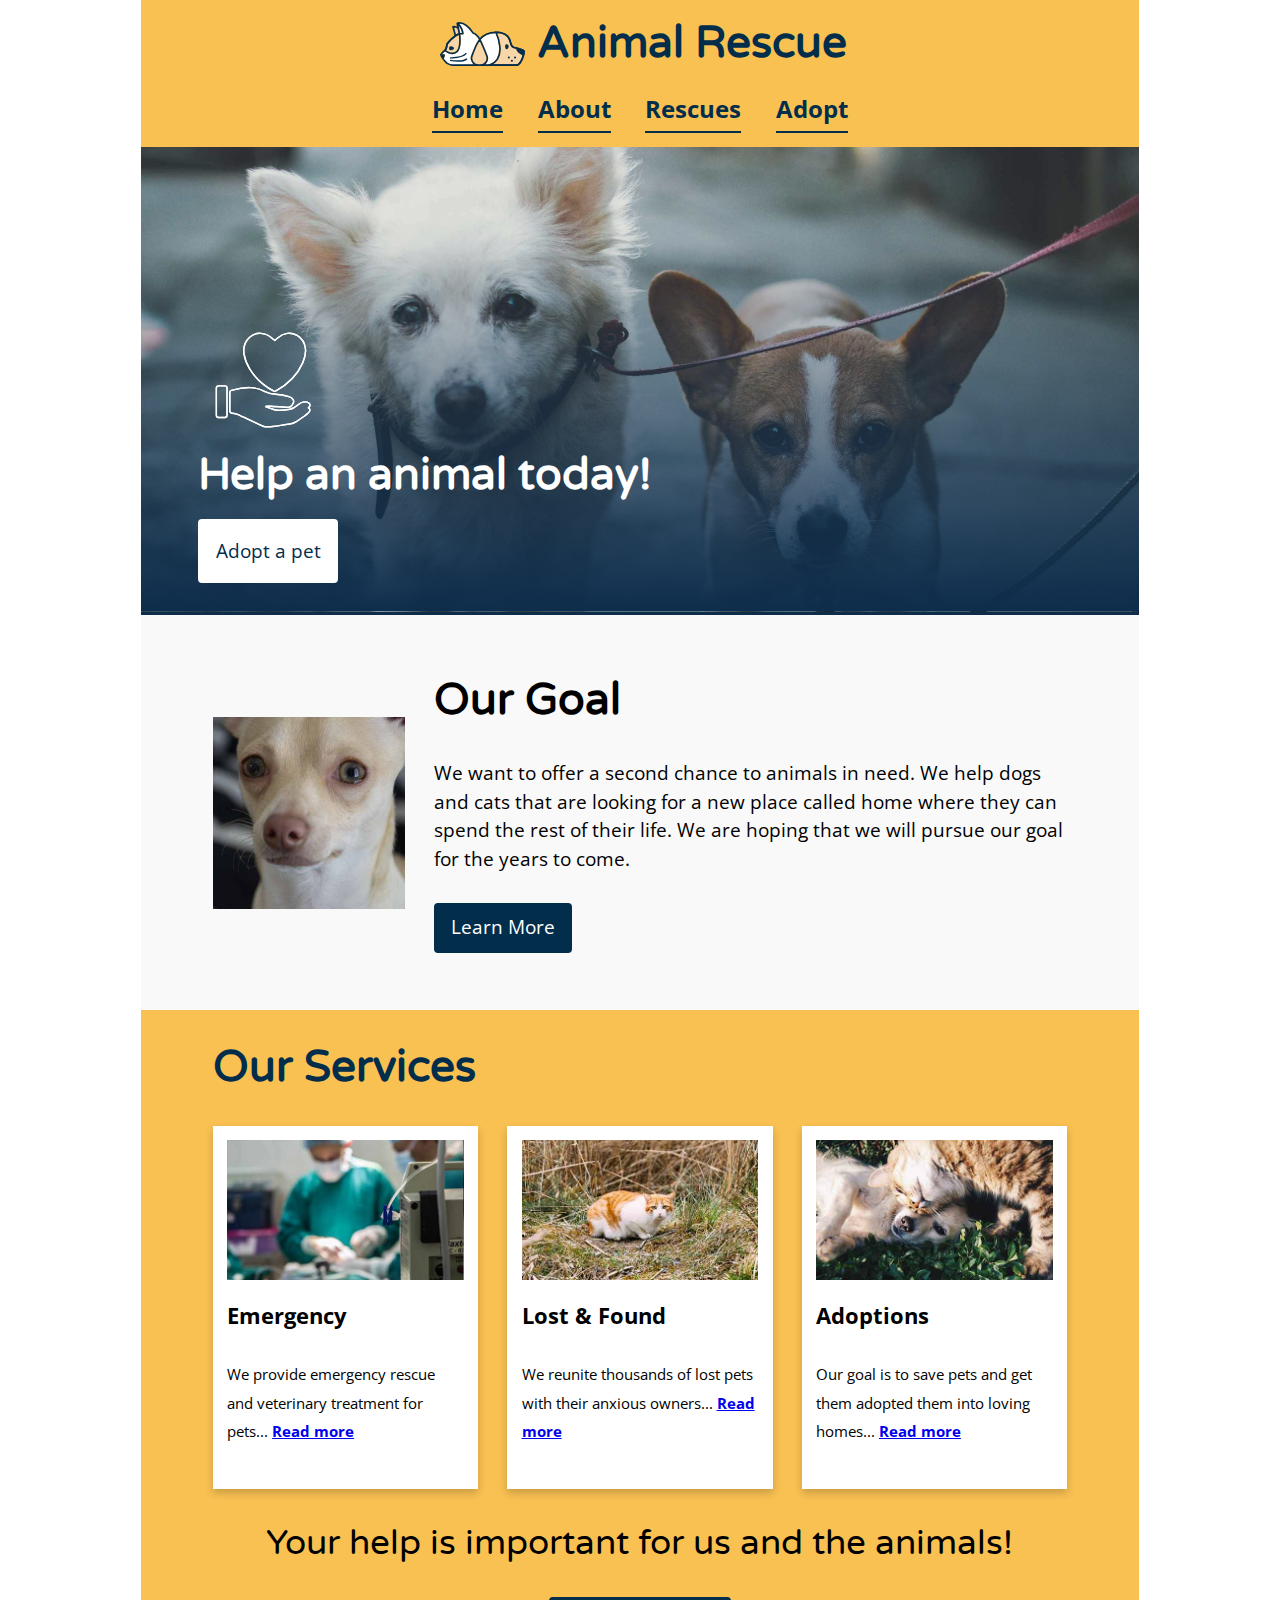
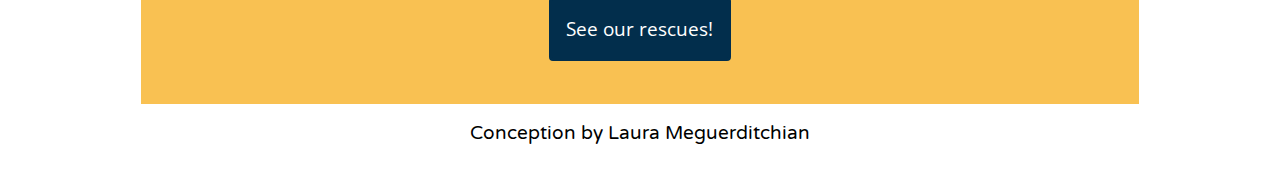
<file: index.html>
<!DOCTYPE html>
<html lang="en-ca">
<head>
  <meta charset="utf-8">
  <title>Animal Rescue Website</title>
  <meta name="viewport" content="width=device-width,initial-scale=1">
  <link href="css/modules.css" rel="stylesheet">
  <link href="css/grid.css" rel="stylesheet">
  <link href="css/type.css" rel="stylesheet">
  <link href="css/main.css" rel="stylesheet">
  <link rel="shortcut icon" href="favicon.ico">
  <link rel="icon" type="image/png" href="favicon-196.png">
  <link href="https://fonts.googleapis.com/css?family=Open+Sans|Varela+Round" rel="stylesheet">
</head>
<body>
  <ul class="skip-links">
    <li><a href="#banner">Skip to banner</a></li>
    <li><a href="#nav">Skip to navigation</a></li>
    <li><a href="#main">Skip to main content</a></li>
    <li><a href="#footer">Skip to footer</a></li>
  </ul>
  <div class="wrapper">
    <header class="masthead text-center" id="banner" role="banner" tabindex="0">
      <div class="push-1-2 gutter-2 pad-t-1-2">
        <img class="logo valign-middle island-1-4" src="images/animal-rescue-logo.svg" alt="logo">
        <h1 class="ib valign-middle push-none yotta">Animal Rescue</h1>
      </div>
      <nav class="push-1-2 bold" role="navigation" id="nav" tabindex="0">
        <ol class="nav list-group-inline push-none giga">
          <li class="gutter-1-2"><a class="current block pad-t-1-8 pad-b-1-8" href="index.html">Home</a></li>
          <li class="gutter-1-2"><a class="block pad-t-1-8 pad-b-1-8" href="about.html">About</a></li>
          <li class="gutter-1-2"><a class="block pad-t-1-8 pad-b-1-8" href="rescues.html">Rescues</a></li>
          <li class="gutter-1-2"><a class="block pad-t-1-8 pad-b-1-8" href="adopt.html">Adopt</a></li>
        </ol>
      </nav>
      <div class="banner gutter-2 text-left">
        <div class="banner-content wrapper pad-b">
          <h2 class="push-0 yotta push-1-2">Help an animal today!</h2>
          <a href="adopt.html" class="btn btn-big island-1-2 button">Adopt a pet</a>
        </div>
      </div>
    </header>
    <main role="main" id="main" tabindex="0">
      <article class="first-section island-2">
        <div class="grid">
          <div class="unit xs-1 s-1-2 m-1-4 l-1-4 gutter-1-2 unit-content-center-vertical">
            <div class="embed embed-1by1">
              <img class="img-flex embed-item chihuahua" src="images/chihuahua.jpg" alt="chihuahua">
            </div>
          </div>
          <div class="unit xs-1 s-1-2 m-3-4 1-3-4 gutter-1-2">
            <h3 class="yotta">Our Goal</h3>
            <p>We want to offer a second chance to animals in need. We help dogs and cats that are looking for a new place called home where they can spend the rest of their life. We are hoping that we will pursue our goal for the years to come. </p>
            <a href="about.html" class="btn btn btn-small button">Learn More</a>
          </div>
        </div>
      </article>

      <article class="second-section gutter-2">

        <h4 class="push-1-2 yotta pad-t gutter-1-2">Our Services</h4>

        <div class="grid grid-stretch">
          <div class="card unit xs-1 s-1 m-1-3 l-1-3 island-1-2 unit-content-distributes">
            <div class="island-1-2 bg-white content-fill">
              <img class="push-1-2 card-photo" src="images/service-01.jpg" alt="operation-room">
              <p class="mega"><b>Emergency</b></p>
              <p class="micro content-fill">We provide emergency rescue and veterinary treatment for pets... <a href="about.html" class="bold">Read more</a></p>
            </div>
          </div>
          <div class="card unit xs-1 s-1 m-1-3 l-1-3 island-1-2 unit-content-distribute">
            <div class="island-1-2 bg-white content-fill">
              <img class="push-1-2 card-photo" src="images/service-02.jpg" alt="lonely-cat">
              <p class="mega"><b>Lost & Found</b></p>
              <p class="micro content-fill">We reunite thousands of lost pets with their anxious owners... <a href="about.html" class="bold">Read more</a></p>
            </div>
          </div>
          <div class="card unit xs-1 s-1 m-1-3 l-1-3 island-1-2 unit-content-distribute">
            <div class="island-1-2 bg-white content-fill">
              <img class="push-1-2 card-photo" src="images/service-03.jpg" alt="dog-and-cat">
              <p class="mega"><b>Adoptions</b></p>
              <p class="micro content-fill">Our goal is to save pets and get them adopted them into loving homes... <a href="about.html" class="bold">Read more</a></p>
            </div>
          </div>
        </div>
        <div class="text-center island-1-2 call-to-action-01">
          <p class="exa">Your help is important for us and the animals!</p>
          <a href="rescues.html" class="btn btn btn-big island-1-2 button text-center push">See our rescues!</a>
        </div>
      </article>
    </main>
    <footer role="contentinfo" id="footer" tabindex="0">
      <p class="text-center island-1-2">Conception by Laura Meguerditchian</p>
    </footer>
  </div>
</body>
</html>
</file>
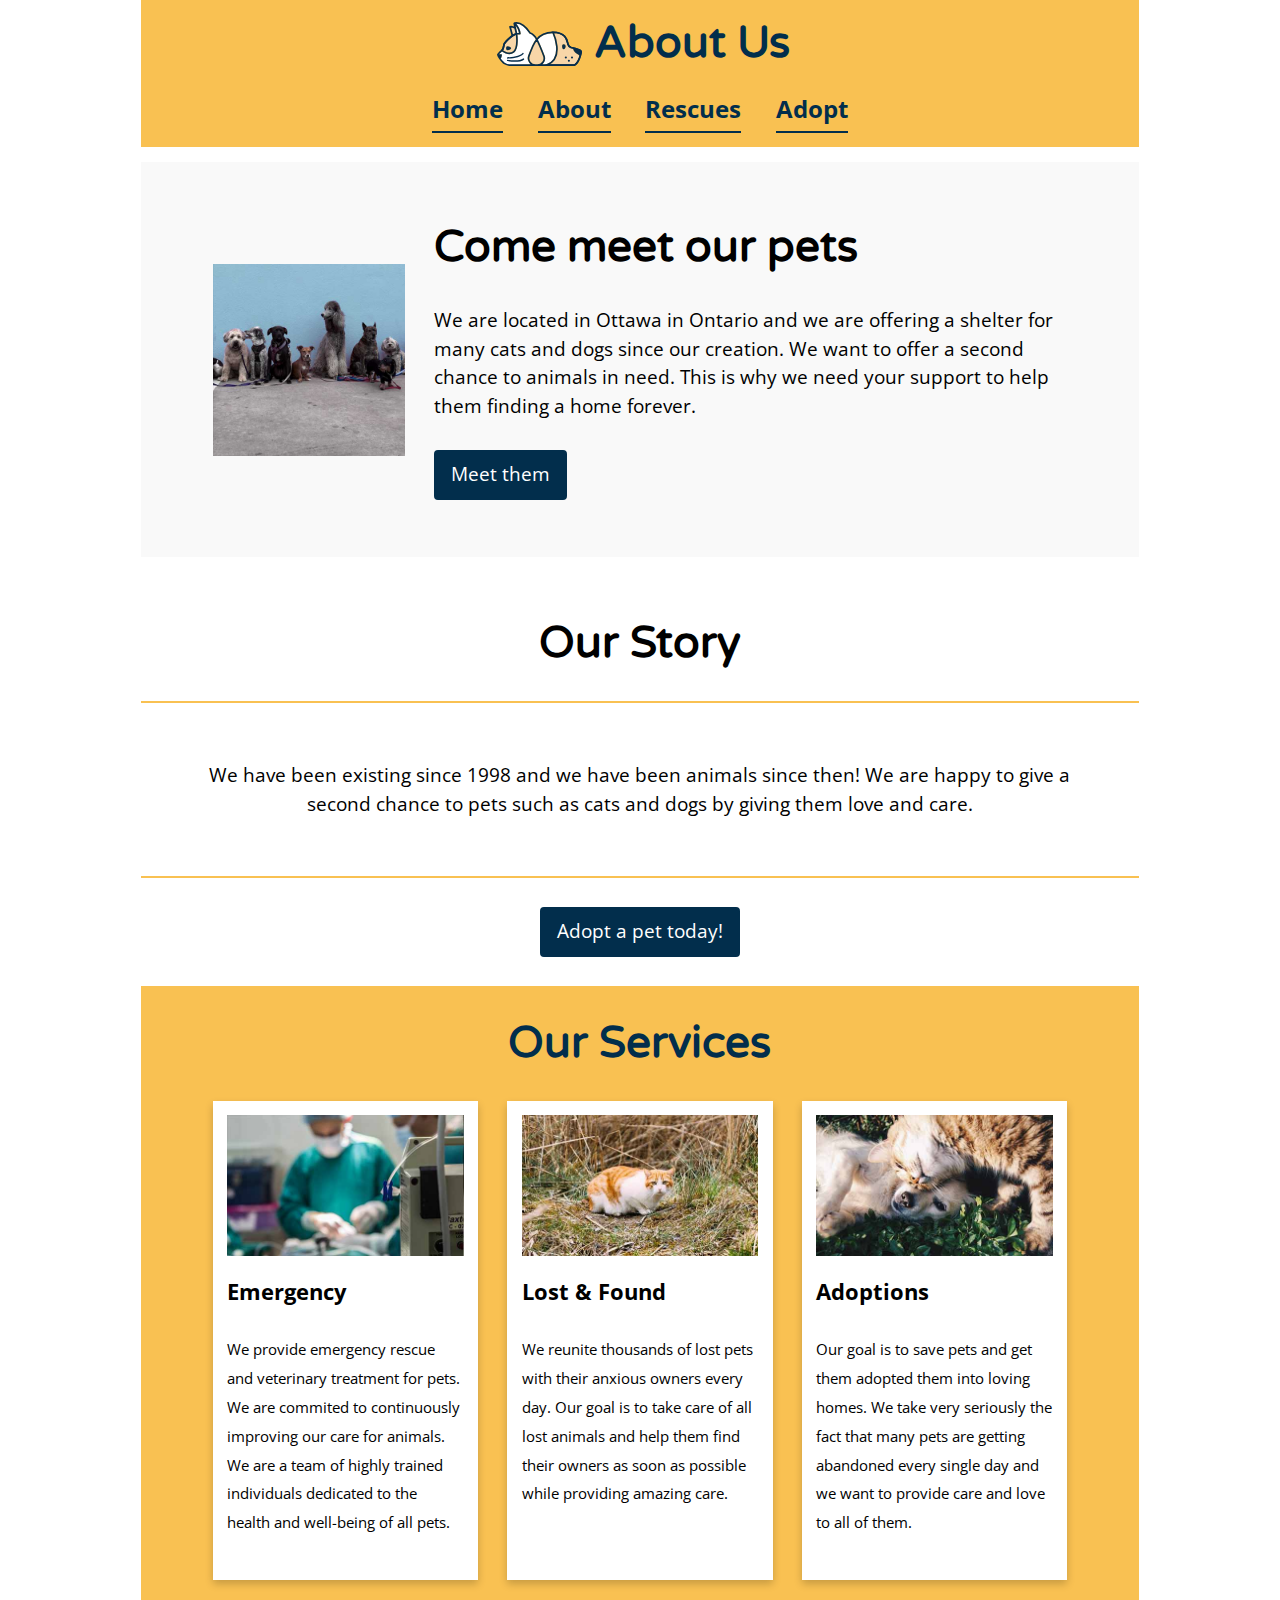
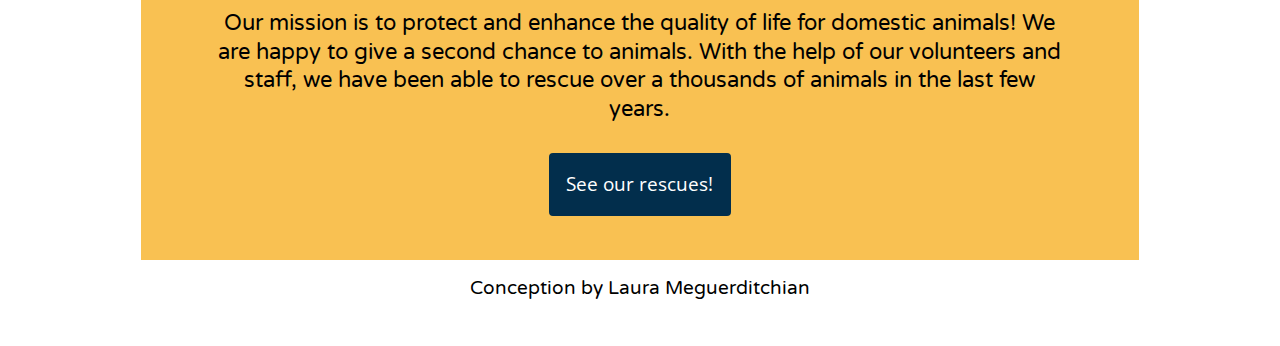
<file: about.html>
<!DOCTYPE html>
<html lang="en-ca">
<head>
  <meta charset="utf-8">
  <title>Rescues</title>
  <meta name="viewport" content="width=device-width,initial-scale=1">
  <link href="css/modules.css" rel="stylesheet">
  <link href="css/grid.css" rel="stylesheet">
  <link href="css/type.css" rel="stylesheet">
  <link href="css/main.css" rel="stylesheet">
  <link rel="shortcut icon" href="favicon.ico">
  <link rel="icon" type="image/png" href="favicon-196.png">
  <link href="https://fonts.googleapis.com/css?family=Open+Sans|Varela+Round" rel="stylesheet">
</head>
<body>
  <ul class="skip-links">
    <li><a href="#banner">Skip to banner</a></li>
    <li><a href="#nav">Skip to navigation</a></li>
    <li><a href="#main">Skip to main content</a></li>
    <li><a href="#footer">Skip to footer</a></li>
  </ul>
  <div class="wrapper">
    <header class="masthead text-center" id="banner" role="banner" tabindex="0">
      <div class="push-1-2 gutter-2 pad-t-1-2">
        <img class="logo valign-middle island-1-4" src="images/animal-rescue-logo.svg" alt="logo">
        <h1 class="ib valign-middle push-none yotta">About Us</h1>
      </div>
      <nav class="push-1-2 bold" role="navigation" id="nav" tabindex="0">
        <ol class="nav list-group-inline push-none pad-b-1-2 giga">
          <li class="gutter-1-2"><a class="block pad-t-1-8 pad-b-1-8" href="index.html">Home</a></li>
          <li class="gutter-1-2"><a class="block pad-t-1-8 pad-b-1-8" href="about.html">About</a></li>
          <li class="gutter-1-2"><a class="current block pad-t-1-8 pad-b-1-8" href="rescues.html">Rescues</a></li>
          <li class="gutter-1-2"><a class="block pad-t-1-8 pad-b-1-8" href="adopt.html">Adopt</a></li>
        </ol>
      </nav>
    </header>
    <main role="main" id="main" tabindex="0">
      <article class="first-section island-2">
        <div class="grid">
          <div class="unit xs-1 s-1-2 m-1-4 l-1-4 gutter-1-2 unit-content-center-vertical">
            <div class="embed embed-1by1">
              <img class="img-flex embed-item about" src="images/about.jpg" alt="many-dogs">
            </div>
          </div>
          <div class="unit xs-1 s-1-2 m-3-4 1-3-4 gutter-1-2">
            <h3 class="yotta">Come meet our pets</h3>
            <p>We are located in Ottawa in Ontario and we are offering a shelter for many cats and dogs since our creation. We want to offer a second chance to animals in need. This is why we need your support to help them finding a home forever.</p>
            <a href="rescues.html" class="btn btn btn-small button">Meet them</a>
          </div>
        </div>
      </article>
      <article>
      <div class="text-center">
        <h3 class="yotta bold pad-t-2 text-center">Our Story</h3>
        <p class="content-fill gutter-2 story island-2">We have been existing since 1998 and we have been animals since then! We are happy to give a second chance to pets such as cats and dogs by giving them love and care.</p>
        <a href="rescues.html" class="push btn outline text-center button">Adopt a pet today!</a>
      </div>
      </article>
      <article class="second-section gutter-2">

        <h4 class="push-1-2 yotta pad-t text-center">Our Services</h4>

        <div class="grid grid-stretch">
          <div class="card unit xs-1 s-1 m-1-3 l-1-3 island-1-2 unit-content-distributes">
            <div class="island-1-2 bg-white content-fill">
              <img class="push-1-2 card-photo" src="images/service-01.jpg" alt="operation-room" style="width:100%">
              <p class="mega"><b>Emergency</b></p>
              <p class="micro content-fill">We provide emergency rescue and veterinary treatment for pets. We are commited to continuously improving our care for animals. We are a team of highly trained individuals dedicated to the health and well-being of all pets.</p>
            </div>
          </div>
          <div class="card unit xs-1 s-1 m-1-3 l-1-3 island-1-2 unit-content-distribute">
            <div class="island-1-2 bg-white content-fill">
              <img class="push-1-2 card-photo" src="images/service-02.jpg" alt="lonely-cat" style="width:100%">
              <p class="mega"><b>Lost & Found</b></p>
              <p class="micro content-fill">We reunite thousands of lost pets with their anxious owners every day. Our goal is to take care of all lost animals and help them find their owners as soon as possible while providing amazing care.</p>
            </div>
          </div>
          <div class="card unit xs-1 s-1 m-1-3 l-1-3 island-1-2 unit-content-distribute">
            <div class="island-1-2 bg-white content-fill">
              <img class="push-1-2 card-photo" src="images/service-03.jpg" alt="dog-and-cat" style="width:100%">
              <p class="mega"><b>Adoptions</b></p>
              <p class="micro content-fill">Our goal is to save pets and get them adopted them into loving homes. We take very seriously the fact that many pets are getting abandoned every single day and we want to provide care and love to all of them.</p>
            </div>
          </div>
        </div>
        <div class="text-center island-1-2 call-to-action-01">
          <p class="mega">Our mission is to protect and enhance the quality of life for domestic animals! We are happy to give a second chance to animals. With the help of our volunteers and staff, we have been able to rescue over a thousands of animals in the last few years.</p>
          <a href="rescues.html" class="btn btn btn-big island-1-2 button text-center push">See our rescues!</a>
        </div>
      </article>
    </main>
    <footer role="contentinfo" id="footer" tabindex="0">
      <p class="text-center island-1-2">Conception by Laura Meguerditchian</p>
    </footer>
  </div>
</body>
</html>
</file>
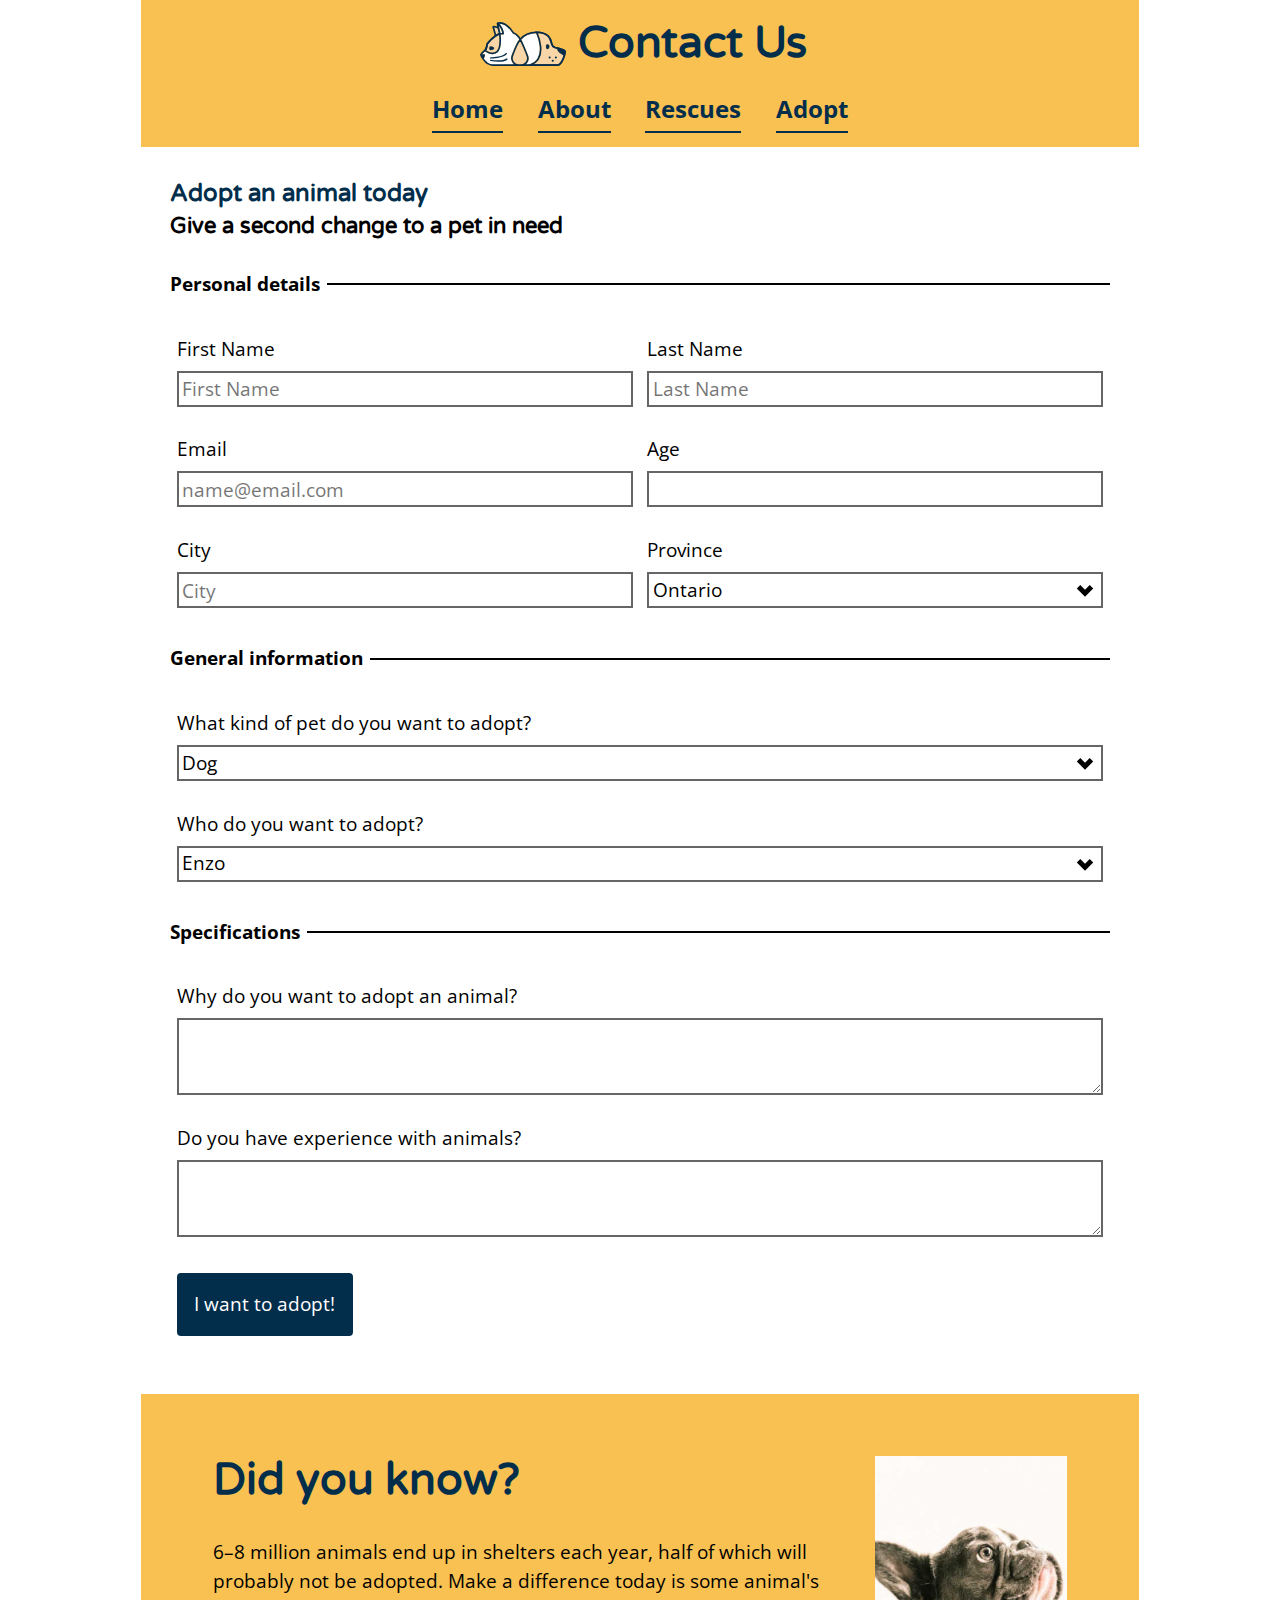
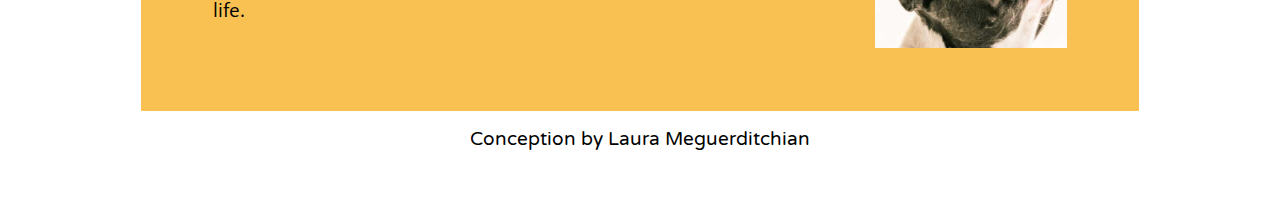
<file: adopt.html>
<!DOCTYPE html>
<html lang="en-ca">
<head>
  <meta charset="utf-8">
  <title>Adopt</title>
  <meta name="viewport" content="width=device-width,initial-scale=1">
  <link href="css/modules.css" rel="stylesheet">
  <link href="css/grid.css" rel="stylesheet">
  <link href="css/type.css" rel="stylesheet">
  <link href="css/main.css" rel="stylesheet">
  <link rel="shortcut icon" href="favicon.ico">
  <link rel="icon" type="image/png" href="favicon-196.png">
  <link href="https://fonts.googleapis.com/css?family=Open+Sans|Varela+Round" rel="stylesheet">
</head>
<body>
  <ul class="skip-links">
    <li><a href="#banner">Skip to banner</a></li>
    <li><a href="#nav">Skip to navigation</a></li>
    <li><a href="#main">Skip to main content</a></li>
    <li><a href="#footer">Skip to footer</a></li>
  </ul>
  <div class="wrapper">
    <header class="masthead text-center" id="banner" role="banner" tabindex="0">
      <div class="push-1-2 gutter-2 pad-t-1-2">
        <img class="logo valign-middle island-1-4" src="images/animal-rescue-logo.svg" alt="logo">
        <h1 class="ib valign-middle push-none yotta">Contact Us</h1>
      </div>
      <nav class="bold" role="navigation" id="nav" tabindex="0">
        <ol class="nav list-group-inline giga pad-b-1-2 push-none">
          <li class="gutter-1-2"><a class="block pad-t-1-8 pad-b-1-8" href="index.html">Home</a></li>
          <li class="gutter-1-2"><a class="block pad-t-1-8 pad-b-1-8" href="about.html">About</a></li>
          <li class="gutter-1-2"><a class="block pad-t-1-8 pad-b-1-8" href="rescues.html">Rescues</a></li>
          <li class="gutter-1-2"><a class="current block pad-t-1-8 pad-b-1-8" href="adopt.html">Adopt</a></li>
        </ol>
      </nav>
    </header>
    <main role="main" id="main" tabindex="0">
      <div class="sign-up push">
        <section class="contact gutter">
          <h2 class="giga text-left push-none pad-t">Adopt an animal today</h2>
          <h3 class="mega text-left">Give a second change to a pet in need</h3>
          <form class="push-0" method="POST" action="https://formspree.io/13laurameg@gmail.com">
            <fieldset class="push-0">
              <legend class="mega push kilo">Personal details</legend>
              <div class="grid">
                <div class="push unit xs-1 s-1 m-1 l-1-2 gutter-1-4">
                  <label class="push-1-4" for="first-name">First Name</label>
                  <input id="first-name" name="first-name" aria-label="first-name" placeholder="First Name" required>
                </div>
                <div class="push unit xs-1 s-1 m-1 l-1-2 gutter-1-4">
                  <label class="push-1-4" for="last-name">Last Name</label>
                  <input id="last-name" name="last-name" placeholder="Last Name" required>
                </div>
                <div class="push unit xs-1 s-1 m-1 l-1-2 gutter-1-4">
                  <label class="push-1-4" for="email">Email</label>
                  <input id="email" type="email" placeholder="name@email.com" name="email" required>
                  <input type="hidden" name="email" value="My subject">
                </div>
                <div class="push unit xs-1 s-1 m-1 l-1-2 gutter-1-4">
                  <label class="push-1-4" for="number">Age</label>
                  <input id="number" type="number" required>
                </div>
                <div class="push unit xs-1 s-1 m-1 l-1-2 gutter-1-4">
                  <label class="push-1-4" for="city">City</label>
                  <input id="city" name="city" placeholder="City" required>
                </div>
                <div class="push unit unit xs-1 s-1 m-1 l-1-2 gutter-1-4">
                  <label class="push-1-4" for="province">Province</label>
                  <select id="province" name="province">
                    <option>Ontario</option>
                    <option>Québec</option>
                    <option>Other</option>
                  </select>
                </div>
              </div>
            </fieldset>
            <fieldset class="push-0">
              <legend class="mega push kilo">General information</legend>
              <div class="grid">
                <div class="push unit unit xs-1 s-1 m-1 l-1 gutter-1-4">
                  <label class="push-1-4" for="type-of-animal">What kind of pet do you want to adopt?</label>
                  <select id="type-of-animal" name="type-of-animal">
                    <option>Dog</option>
                    <option>Cat</option>
                  </select>
                </div>
                <div class="push unit unit xs-1 s-1 m-1 l-1 gutter-1-4">
                  <label class="push-1-4" for="who-do-you-want-to-adopt">Who do you want to adopt?</label>
                  <select id="who-do-you-want-to-adopt" name="who-do-you-want-to-adopt">
                    <option>Enzo</option>
                    <option>Louna</option>
                    <option>Socrate</option>
                    <option>Bella</option>
                    <option>Patate</option>
                    <option>Nugget</option>
                    <option>I am not sure yet</option>
                  </select>
                </div>
              </div>
            </fieldset>
            <fieldset class="push-0">
              <legend class="mega push kilo">Specifications</legend>
              <div class="gutter-1-4">
                <label class="push-1-4" for="reason-of-adoption">Why do you want to adopt an animal?</label>
                <textarea id="reason-of-adoption" name="reason-of-adoption" required></textarea>
              </div>
              <div class="gutter-1-4 pad-t">
                <label class="push-1-4" for="experience">Do you have experience with animals?</label>
                <textarea id="experience" name="experience" required></textarea>
              </div>
            </fieldset>
            <div class="text-left pad-t gutter-1-4">
              <a href="rescues.html" class="btn btn btn-big island-1-2 button text-center push">I want to adopt!</a>
            </div>
          </form>
        </section>
      </div>
      <article class="second-section island-2">
        <div class="grid">
          <div class="unit xs-1 s-1-2 m-3-4 1-3-4 gutter-1-2">
            <h4 class="yotta">Did you know?</h4>
            <p>6–8 million animals end up in shelters each year, half of which will probably not be adopted. Make a difference today is some animal's life.</p>
          </div>
          <div class="unit xs-1 s-1-2 m-1-4 l-1-4 gutter-1-2 unit-content-center-vertical">
            <div class="embed embed-1by1">
              <img class="img-flex embed-item adopt" src="images/adopt.jpg" alt="pug-dog">
            </div>
          </div>
        </div>
      </article>
    </main>
    <footer role="contentinfo" id="footer" tabindex="0">
      <p class="text-center island-1-2">Conception by Laura Meguerditchian</p>
    </footer>
  </div>
</body>
</html>
</file>
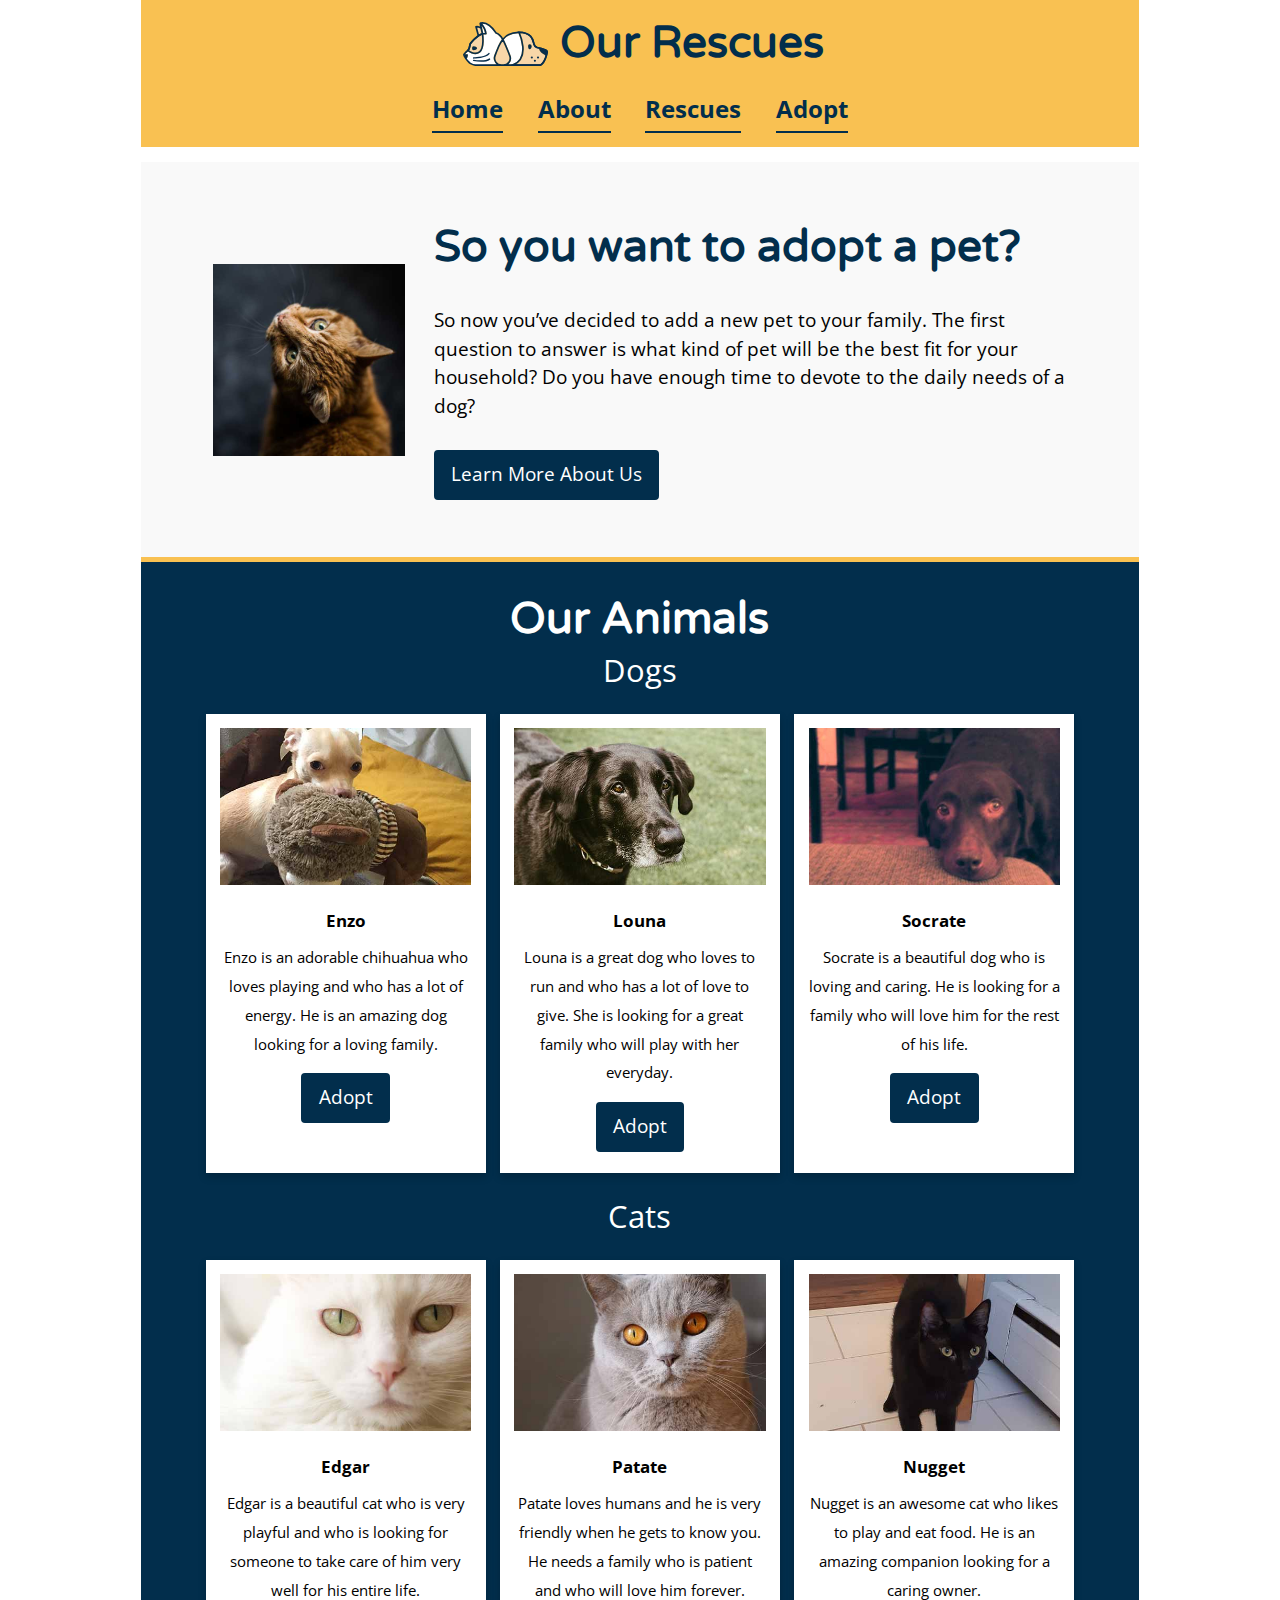
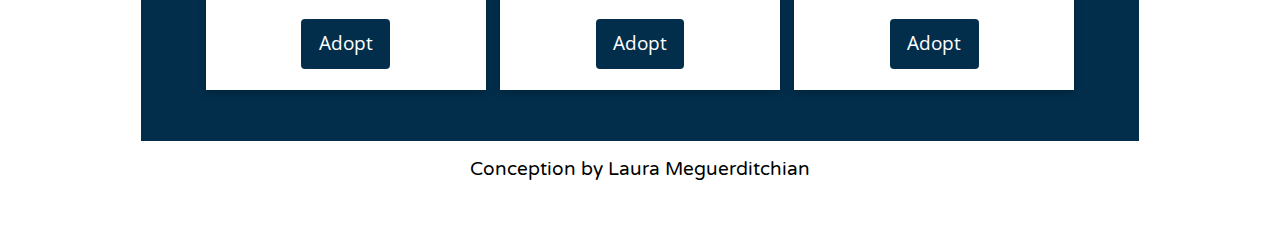
<file: rescues.html>
<!DOCTYPE html>
<html lang="en-ca">
<head>
  <meta charset="utf-8">
  <title>Rescues</title>
  <meta name="viewport" content="width=device-width,initial-scale=1">
  <link href="css/modules.css" rel="stylesheet">
  <link href="css/grid.css" rel="stylesheet">
  <link href="css/type.css" rel="stylesheet">
  <link href="css/main.css" rel="stylesheet">
  <link rel="shortcut icon" href="favicon.ico">
  <link rel="icon" type="image/png" href="favicon-196.png">
  <link href="https://fonts.googleapis.com/css?family=Open+Sans|Varela+Round" rel="stylesheet">
</head>
<body>
  <ul class="skip-links">
    <li><a href="#banner">Skip to banner</a></li>
    <li><a href="#nav">Skip to navigation</a></li>
    <li><a href="#main">Skip to main content</a></li>
    <li><a href="#footer">Skip to footer</a></li>
  </ul>
  <div class="wrapper">
    <header class="masthead text-center" id="banner" role="banner" tabindex="0">
      <div class="push-1-2 gutter-2 pad-t-1-2">
        <img class="logo valign-middle island-1-4" src="images/animal-rescue-logo.svg" alt="logo">
        <h1 class="ib valign-middle push-none yotta">Our Rescues</h1>
      </div>
      <nav class="push-1-2 bold" role="navigation" id="nav" tabindex="0">
        <ol class="nav list-group-inline push-none pad-b-1-2 giga">
          <li class="gutter-1-2"><a class="block pad-t-1-8 pad-b-1-8" href="index.html">Home</a></li>
          <li class="gutter-1-2"><a class="block pad-t-1-8 pad-b-1-8" href="about.html">About</a></li>
          <li class="gutter-1-2"><a class="current block pad-t-1-8 pad-b-1-8" href="rescues.html">Rescues</a></li>
          <li class="gutter-1-2"><a class="block pad-t-1-8 pad-b-1-8" href="adopt.html">Adopt</a></li>
        </ol>
      </nav>
    </header>
    <main role="main" id="main" tabindex="0">
      <article class="rescues first-section island-2">
        <div class="grid">
          <div class="unit xs-1 s-1-2 m-1-4 l-1-4 gutter-1-2 unit-content-center-vertical">
            <div class="embed embed-1by1">
              <img class="img-flex embed-item rescues" src="images/rescues.jpg" alt="ginger-cat">
            </div>
          </div>
          <div class="unit xs-1 s-1-2 m-3-4 1-3-4 gutter-1-2">
            <h2 class="yotta">So you want to adopt a pet?</h2>
            <p>So now you’ve decided to add a new pet to your family. The first question to answer is what kind of pet will be the best fit for your household? Do you have enough time to devote to the daily needs of a dog?</p>
            <a href="about.html" class="btn btn btn-small button">Learn More About Us</a>
          </div>
        </div>
      </article>
      <article class="second-section-rescues gutter-2 pad-b">

        <h3 class="pad-t push-none yotta text-center">Our Animals</h3>
        <p class="push-1-2 peta text-center animal">Dogs</p>

        <div class="grid grid-stretch push-1-2">
          <div class="card unit xs-1 s-1 m-1-3 l-1-3 island-1-4 unit-content-distribute">
            <div class="island-1-2 bg-white content-fill">
              <img class="push-1-2 card-photo" src="images/dog-01.jpg" alt="chihuahua-dog">
              <div class="container text-center">
                <p class="milli text-center push-1-4"><b>Enzo</b></p>
                <p class="micro text-center push-1-2">Enzo is an adorable chihuahua who loves playing and who has a lot of energy. He is an amazing dog looking for a loving family.</p>
                <a href="adopt.html" class="btn btn btn-small button text-center push-1-4">Adopt</a>
              </div>
            </div>
          </div>
          <div class="card unit xs-1 s-1 m-1-3 l-1-3 island-1-4 unit-content-distribute">
            <div class="island-1-2 bg-white content-fill">
              <img class="push-1-2 photo card-photo" src="images/dog-02.jpg" alt="old-labrador-dog">
              <div class="container text-center">
                <p class="milli text-center push-1-4"><b>Louna</b></p>
                <p class="micro text-center push-1-2">Louna is a great dog who loves to run and who has a lot of love to give. She is looking for a great family who will play with her everyday.</p>
                <a href="adopt.html" class="btn btn btn-small button text-center push-1-4">Adopt</a>
              </div>
            </div>
          </div>
          <div class="card unit xs-1 s-1 m-1-3 l-1-3 island-1-4 unit-content-distribute">
            <div class="island-1-2 bg-white content-fill">
              <img class="push-1-2 photo card-photo" src="images/dog-03.jpg" alt="labrador-dog">
              <div class="container text-center">
                <p class="milli text-center push-1-4"><b>Socrate</b></p>
                <p class="micro text-center push-1-2">Socrate is a beautiful dog who is loving and caring. He is looking for a family who will love him for the rest of his life.</p>
                <a href="adopt.html" class="btn btn btn-small button text-center push-1-4">Adopt</a>
              </div>
            </div>
          </div>
        </div>
        <p class="push-1-2 peta text-center animal">Cats</p>

        <div class="grid grid-stretch push-1-2">
          <div class="card unit xs-1 s-1 m-1-3 l-1-3 island-1-4 unit-content-distribute">
            <div class="island-1-2 bg-white content-fill">
              <img class="push-1-2 card-photo" src="images/cat-01.jpg" alt="white-cat">
              <div class="container text-center">
                <p class="milli text-center push-1-4"><b>Edgar</b></p>
                <p class="micro text-center push-1-2">Edgar is a beautiful cat who is very playful and who is looking for someone to take care of him very well for his entire life.</p>
                <a href="adopt.html" class="btn btn btn-small button text-center push-1-4">Adopt</a>
              </div>
            </div>
          </div>
          <div class="card unit xs-1 s-1 m-1-3 l-1-3 island-1-4 unit-content-distribute">
            <div class="island-1-2 bg-white content-fill">
              <img class="push-1-2 card-photo" src="images/cat-02.jpg" alt="grey-cat">
              <div class="container text-center">
                <p class="milli text-center push-1-4"><b>Patate</b></p>
                <p class="micro text-center push-1-2">Patate loves humans and he is very friendly when he gets to know you. He needs a family who is patient and who will love him forever.</p>
                <a href="adopt.html" class="btn btn btn-small button text-center push-1-4">Adopt</a>
              </div>
            </div>
          </div>
          <div class="card unit xs-1 s-1 m-1-3 l-1-3 island-1-4 unit-content-distribute">
            <div class="island-1-2 bg-white content-fill">
              <img class="push-1-2 card-photo" src="images/cat-03.jpg" alt="black-cat">
              <div class="container text-center">
                <p class="milli text-center push-1-4"><b>Nugget</b></p>
                <p class="micro text-center push-1-2">Nugget is an awesome cat who likes to play and eat food. He is an amazing companion looking for a caring owner.</p>
                <a href="adopt.html" class="btn btn btn-small button text-center push-1-4">Adopt</a>
              </div>
            </div>
          </div>
        </div>
      </article>
    </main>
    <footer role="contentinfo" id="footer" tabindex="0">
      <p class="text-center island-1-2">Conception by Laura Meguerditchian</p>
    </footer>
  </div>
</body>
</html>
</file>
<file: css/modules.css>
/*
 * Modulifier || Code released under the UNLICENSE
 * Code under other copyrights & licenses listed below.
 * https://modulifier.web-dev.tools/#responsive;images;list-group;embed;media-object;icons;hidden;positioning;nice-lists;forms;buttons;accessibility;print
 */

@-moz-viewport { width: device-width; scale: 1; }
@-ms-viewport { width: device-width; scale: 1; }
@-o-viewport { width: device-width; scale: 1; }
@-webkit-viewport { width: device-width; scale: 1; }
@viewport { width: device-width; scale: 1; }

html {
  box-sizing: border-box;
  -moz-text-size-adjust: 100%;
  -ms-text-size-adjust: 100%;
  -webkit-text-size-adjust: 100%;
  text-size-adjust: 100%;
}

*, *::before, *::after {
  box-sizing: inherit;
}

body {
  margin: 0;
}

article,
aside,
details,
figcaption,
figure,
footer,
header,
main,
menu,
nav,
section,
summary {
  display: block;
}

audio,
canvas,
progress,
video {
  display: inline-block;
  vertical-align: baseline;
}

template {
  display: none;
}

details {
  cursor: pointer;
}

audio:not([controls]) {
  display: none;
  height: 0;
}

a,
area,
button,
input,
label,
select,
textarea,
[tabindex] {
  -ms-touch-action: manipulation;
  touch-action: manipulation;
}

img {
  border: 0;
}

.img-flex,
.img-flex img {
  display: block;
  width: 100%;
}

svg {
  fill: currentColor;
}

svg:not(:root) {
  overflow: hidden;
}

svg.img-flex {
  width: 100%;
  height: 100%;
}

.image-replacement, .ir {
  overflow: hidden;
  direction: ltr;
  text-align: left;
  text-indent: 100%;
  white-space: nowrap;
}

.list-group, .list-group-inline, .list-group--inline {
  padding-left: 0;
  list-style-type: none;
}

.list-group > dd {
  margin-left: 0;
}

.list-group-inline::before,
.list-group-inline::after,
.list-group--inline::before,
.list-group--inline::after {
  content: "";
  display: table;
}

.list-group-inline::after,
.list-group--inline::after {
  clear: both;
}

.list-group-inline > li,
.list-group--inline > li {
  display: inline-block;
}

.list-group-inline > dt,
.list-group--inline > dt {
  clear: left;
  float: left;
  width: 11em;
}

.list-group-inline > dd,
.list-group--inline > dd {
  float: left;
  min-width: 12em;
}

.embed {
  margin-left: 0;
  margin-right: 0;
  overflow: hidden;
  position: relative;
  width: 100%;
}

.embed-1by1, .embed--1by1 {
  padding-top: 100%; /* Square */
}

.embed-4by3, .embed--4by3 {
  padding-top: 75%; /* Traditional TV/computer screens */
}

.embed-iso216, .embed--iso216 {
  padding-top: 70.92%; /* A-standard paper sizes */
}

.embed-3by2, .embed--3by2 {
  padding-top: 66.6%; /* Classic 35 mm film & most digital photos, landscape */
}

.embed-2by3, .embed--2by3 {
  padding-top: 150%; /* Classic 35 mm film & most digital photos, portrait */
}

.embed-golden, .embed--golden {
  padding-top: 61.8%; /* The Golden Ratio */
}

.embed-16by9, .embed--16by9 {
  padding-top: 56.25%; /* HD TV */
}

.embed-185by100, .embed--185by100 {
  padding-top: 54.05%; /* Common widescreen cinema */
}

.embed-24by10, .embed--24by10 {
  padding-top: 41.667%; /* Widescreen cinema: 2.4:1 */
}

.embed-3by1, .embed--3by1 {
  padding-top: 33.3333%; /* Panorama photos */
}

.embed-4by1, .embed--4by1 {
  padding-top: 25%; /* Polyvision */
}

.embed-5by1, .embed--5by1 {
  padding-top: 20%; /* Really wide... */
}

.embed-item, .embed__item {
  min-height: 100%;
  left: 0;
  position: absolute;
  top: 0;
  width: 100%;
}

.media {
  overflow: hidden;
}

.media-img, .media__img {
  float: left;
}

.media-img-reversed, .media__img--reversed {
  float: right;
}

.media-img-stacked, .media__img--stacked {
  float: none;
}

.media-body, .media__body {
  overflow: hidden;
  min-width: 12em; /* Slightly less than 200px, responsiveness built in */
}

.icon {
  display: inline-block;
  position: relative;
  background: transparent none no-repeat center center;
  background-size: contain;
  vertical-align: middle;
}

.i-16, .i--16 {
  height: 16px;
  width: 16px;
}

.i-18, .i--18 {
  height: 18px;
  width: 18px;
}

.i-20, .i--20 {
  height: 20px;
  width: 20px;
}

.i-24, .i--24 {
  height: 24px;
  width: 24px;
}

.i-32, .i--32 {
  height: 32px;
  width: 32px;
}

.i-48, .i--48 {
  height: 48px;
  width: 48px;
}

.i-64, .i--64 {
  height: 64px;
  width: 64px;
}

.i-96, .i--96 {
  height: 96px;
  width: 96px;
}

.i-128, .i--128 {
  height: 128px;
  width: 128px;
}

.i-192, .i--192 {
  height: 192px;
  width: 192px;
}

.i-256, .i--256 {
  height: 256px;
  width: 256px;
}

.icon img,
.icon svg {
  left: 0;
  height: 100%;
  position: absolute;
  top: 0;
  width: 100%;
  fill: currentColor;
}

.icon-label {
  vertical-align: middle;
}

.icon-link,
.icon-link:focus,
.icon-link:hover {
  text-decoration: none;
}

[hidden], .hidden {
  /* stylelint-disable declaration-no-important */
  display: none !important;
  visibility: hidden !important;
  /* stylelint-enable */
}

.visually-hidden {
  height: 1px;
  margin: -1px;
  overflow: hidden;
  padding: 0;
  position: absolute;
  width: 1px;
  border: 0;
  clip: rect(0 0 0 0);
  clip-path: inset(50%);
}

.visually-hidden.focusable:active, .visually-hidden.focusable:focus {
  height: auto;
  margin: 0;
  overflow: visible;
  position: static;
  width: auto;
  clip: auto;
  clip-path: none;
}

.invisible {
  visibility: hidden;
}

.chop,
.crop {
  overflow: hidden;
}

.truncate {
  max-width: 100%;
  overflow: hidden;
  width: 100%;
  text-overflow: ellipsis;
  white-space: nowrap;
}

.scrollable {
  max-width: 100%;
  overflow-x: auto;
  overflow-y: hidden;
  -webkit-overflow-scrolling: touch;
}

.clearfix::after {
  content: " ";
  display: block;
  clear: both;
}

.left {
  float: left;
}

.right {
  float: right;
}

.center-text,
.center-flow {
  text-align: center;
}

.center-block {
  margin-left: auto;
  margin-right: auto;
}

.no-auto-margins,
.not-centered {
  /* stylelint-disable declaration-no-important */
  margin-left: 0 !important;
  margin-right: 0 !important;
  /* stylelint-enable */
}

.center-content,
.center-content-vertical,
.center-contents,
.center-contents-vertical {
  display: -webkit-flex;
  display: -ms-flexbox;
  display: flex;
  -webkit-justify-content: center;
  -ms-flex-pack: center;
  justify-content: center;
  -webkit-align-items: center;
  -ms-flex-align: center;
  align-items: center;
  -webkit-align-content: center;
  -ms-flex-line-pack: center;
  align-content: center;
  -webkit-flex-direction: column wrap;
  -ms-flex-direction: column wrap;
  flex-flow: column wrap;
}

.center-content-start,
.center-content-vertical-start,
.center-contents-start,
.center-contents-vertical-start {
  display: -webkit-flex;
  display: -ms-flexbox;
  display: flex;
  -webkit-justify-content: center;
  -ms-flex-pack: center;
  justify-content: center;
  -webkit-flex-direction: column wrap;
  -ms-flex-direction: column wrap;
  flex-flow: column wrap;
}

.center-content-horizontal,
.center-contents-horizontal {
  display: -webkit-flex;
  display: -ms-flexbox;
  display: flex;
  -webkit-justify-content: center;
  -ms-flex-pack: center;
  justify-content: center;
  -webkit-align-items: center;
  -ms-flex-align: center;
  align-items: center;
  -webkit-align-content: center;
  -ms-flex-line-pack: center;
  align-content: center;
  -webkit-flex-direction: row wrap;
  -ms-flex-direction: row wrap;
  flex-flow: row wrap;
}

.inline {
  display: inline;
}

.block {
  display: block;
}

.inline-block, .ib {
  display: inline-block;
}

.valign-top {
  vertical-align: top;
}

.valign-bottom {
  vertical-align: bottom;
}

.valign-middle {
  vertical-align: middle;
}

.fixed {
  position: fixed;
}

.relative {
  position: relative;
}

[class*="pin-"],
.absolute {
  position: absolute;
}

.static {
  position: static;
}

.zindex-1 {
  z-index: 1;
}

.zindex-2 {
  z-index: 2;
}

.zindex-3 {
  z-index: 3;
}

.zindex-1000 {
  z-index: 1000;
}

.pin-top-left,
.pin-left-top,
.pin-tl,
.pin-lt {
  top: 0;
  left: 0;
}

.pin-top-right,
.pin-right-top,
.pin-tr,
.pin-rt {
  top: 0;
  right: 0;
}

.pin-bottom-left,
.pin-left-bottom,
.pin-bl,
.pin-lb {
  bottom: 0;
  left: 0;
}

.pin-bottom-right,
.pin-right-bottom,
.pin-br,
.pin-rb {
  bottom: 0;
  right: 0;
}

.pin-top-center,
.pin-center-top,
.pin-tc,
.pin-ct {
  left: 50%;
  top: 0;
  transform: translateX(-50%);
}

.pin-bottom-center,
.pin-center-bottom,
.pin-bc,
.pin-cb {
  bottom: 0;
  left: 50%;
  transform: translateX(-50%);
}

.pin-center-left,
.pin-left-center,
.pin-cl,
.pin-lc {
  left: 0;
  top: 50%;
  transform: translateY(-50%);
}

.pin-center-right,
.pin-right-center,
.pin-cr,
.pin-rc {
  right: 0;
  top: 50%;
  transform: translateY(-50%);
}

.pin-center, .pin-c {
  left: 50%;
  top: 50%;
  transform: translate(-50%, -50%);
}

.width-quarter, .w-1-4 {
  width: 25%;
}

.width-half, .w-1-2 {
  width: 50%;
}

.width-full, .w-1 {
  width: 100%;
}

.height-quarter, .h-1-4 {
  height: 25%;
}

.height-half, .h-1-2 {
  height: 50%;
}

.height-full, .h-1 {
  height: 100%;
}

.height-win-quarter, .h-w-1-4 {
  height: 25vh;
  max-height: 46em;
}

.height-win-half, .h-w-1-2 {
  height: 50vh;
  max-height: 46em;
}

.height-win-full, .h-w-1 {
  height: 100vh;
  max-height: 46em;
}

ul {
  list-style-type: none;
}

ul > li::before {
  content: "·";
  float: left;
  margin-left: -1.6em;
  width: 1.3em;
  text-align: right;
}

ol {
  counter-reset: ol-simple-numbers;
  list-style-type: none;
}

ol > li::before {
  float: left;
  margin-left: -1.6em;
  width: 1.3em;
  counter-increment: ol-simple-numbers;
  content: counter(ol-simple-numbers);
  text-align: right;
}

.list-group > li::before,
.list-group-inline > li::before,
.list-group--inline > li::before {
  content: none;
}

/* stylelint-disable no-descending-specificity */

/*
 * (c) Nicolas Gallagher and Jonathan Neal of Normalize.css || MIT License
 *     https://necolas.github.io/normalize.css/
 */

button,
input,
optgroup,
select,
textarea {
  color: inherit;
  font: inherit;
  margin: 0;
}

button,
input {
  overflow: visible;
}

button,
select {
  text-transform: none;
}

button,
html [type="button"],
[type="reset"],
[type="submit"] {
  -webkit-appearance: button;
  cursor: pointer;
}

button[disabled],
html input[disabled] {
  cursor: default;
}

button::-moz-focus-inner,
input::-moz-focus-inner {
  border: 0;
  padding: 0;
}

[type="checkbox"],
[type="radio"] {
  opacity: 0;
  position: absolute;
  height: 1px;
  width: 1px;
}

[type="number"]::-webkit-inner-spin-button,
[type="number"]::-webkit-outer-spin-button {
  height: auto;
}

[type="search"]::-webkit-search-cancel-button,
[type="search"]::-webkit-search-decoration {
  -webkit-appearance: none;
}

fieldset {
  padding-left: 0;
  padding-right: 0;

  border: 0;
  border-top: 2px solid #666;
}

legend {
  color: inherit;
  display: table;
  max-width: 100%;
  padding: 0 .3em 0 0;
  white-space: normal;

  border: 0;

  font-weight: bold;
}

optgroup {
  font-weight: bold;
}

::-webkit-input-placeholder {
  color: inherit;
  opacity: .54;
}

::-webkit-file-upload-button {
  -webkit-appearance: button;
  font: inherit;
}

/* End Normalize.css code */

label,
.label-block {
  display: block;
  cursor: pointer;
}

[type="checkbox"] + label,
[type="radio"] + label,
.label-inline {
  display: inline-block;
}

input:not([type]),
[type="text"],
[type="number"],
[type="search"],
[type="url"],
[type="email"],
[type="password"],
[type="tel"],
[type="datetime-local"],
[type="month"],
[type="week"],
[type="date"],
[type="time"],
[type="range"],
select,
textarea {
  -moz-appearance: none;
  -webkit-appearance: none;
  appearance: none;
}

input,
textarea {
  display: block;
  width: 100%;
  background-color: #fff;
  border: 2px solid #666;
  border-radius: 0;
}

label {
  vertical-align: middle;
}

textarea {
  max-width: 100%;
  min-height: 4em;
  overflow: auto;
}

[type="color"] {
  display: inline-block;
  width: 2em;
}

select {
  display: block;
  width: 100%;

  background-image: url("data:image/svg+xml,%3Csvg xmlns='http://www.w3.org/2000/svg' width='256' height='256' viewBox='0 0 256 256'%3E%3Cpath fill='none' stroke='%23000' stroke-miterlimit='10' stroke-width='70' d='M36.3 82.1l91.9 91.8 91.5-91.8'/%3E%3C/svg%3E");
  background-repeat: no-repeat;
  background-position: calc(100% - .4em) center;
  background-size: 18px auto;
  background-color: #fff;
  border: 2px solid #666;
  border-radius: 0;
}

[type="checkbox"] + label::before {
  content: " ";
  display: inline-block;
  height: 1.8em;
  margin-right: .3em;
  position: relative;
  vertical-align: middle;
  top: -.1em;
  width: 1.8em;

  background-color: #fff;
  background-size: cover;
  border: 2px solid #666;

  line-height: inherit;
}

[type="checkbox"]:checked + label::before {
  background-image: url("data:image/svg+xml,%3Csvg xmlns='http://www.w3.org/2000/svg' width='256' height='256' viewBox='0 0 256 256'%3E%3Cpath fill='none' stroke='%23000' stroke-miterlimit='10' stroke-width='50' d='M49.9 130.1l50.8 50.7L206.1 75.2'/%3E%3C/svg%3E");
}

[type="checkbox"]:focus + label::before {
  outline: 3px solid #000;
  z-index: 1000;
}

[type="radio"] + label::before {
  content: " ";
  display: inline-block;
  height: 1.8em;
  margin-right: .3em;
  position: relative;
  vertical-align: middle;
  top: -.1em;
  width: 1.8em;

  background-color: #fff;
  background-size: cover;
  border: 2px solid #666;
  border-radius: 50%;

  line-height: inherit;
}

[type="radio"]:checked + label::before {
  background-image: url("data:image/svg+xml,%3Csvg xmlns='http://www.w3.org/2000/svg' width='256' height='256' viewBox='0 0 256 256'%3E%3Ccircle cx='128' cy='128' r='70.4'/%3E%3C/svg%3E");
}

[type="radio"]:focus + label::before,
[type="radio"] + label:focus::before {
  box-shadow: 0 0 0 3px #000;
  z-index: 1000;
}

[type="range"] {
  border: 0;
  background-color: #fff;
}

[type="range"]::-webkit-slider-runnable-track {
  height: 6px;

  -webkit-appearance: none;
  appearance: none;
  background-color: #ccc;
  border: 0;
  border-radius: 3px;
}

[type="range"]:active::-webkit-slider-runnable-track {
  background-color: #ccc;
}

[type="range"]::-moz-range-track {
  height: 6px;

  -moz-appearance: none;
  appearance: none;
  background-color: #ccc;
  border: 0;
  border-radius: 3px;
}

[type="range"]:active::-moz-range-track {
  background-color: #ccc;
}

[type="range"]::-ms-track {
  height: 6px;

  -ms-appearance: none;
  appearance: none;
  background-color: #ccc;
  border: 0;
  border-radius: 3px;
}

[type="range"]:active::-ms-track {
  background-color: #ccc;
}

[type="range"]::-webkit-slider-thumb {
  margin-top: -4px;
  height: 16px;
  width: 16px;

  -webkit-appearance: none;
  appearance: none;
  background-color: #000;
  border: none;
  border-radius: 50%;
}

[type="range"]:hover::-webkit-slider-thumb {
  background-color: #000;
}

[type="range"]:active::-webkit-slider-thumb {
  background-color: #000;
}

[type="range"]::-moz-range-thumb {
  margin-top: -4px;
  height: 16px;
  width: 16px;

  -webkit-appearance: none;
  appearance: none;
  background-color: #000;
  border: none;
  border-radius: 50%;
}

[type="range"]:hover::-moz-range-thumb {
  background-color: #000;
}

[type="range"]:active::-moz-range-thumb {
  background-color: #000;
}

[type="range"]::-ms-thumb {
  margin-top: -4px;
  height: 16px;
  width: 16px;

  -webkit-appearance: none;
  appearance: none;
  background-color: #000;
  border: none;
  border-radius: 50%;
}

[type="range"]:hover::-ms-thumb {
  background-color: #000;
}

[type="range"]:active::-ms-thumb {
  background-color: #000;
}

[type="checkbox"].hide-custom-input + label::before,
[type="checkbox"] + .hide-custom-input::before,
[type="radio"].hide-custom-input + label::before,
[type="radio"] + .hide-custom-input::before {
  content: none;
  display: none;
}

/* stylelint-enable */

.link-box {
  display: block;
  text-decoration: none;
}

button,
.btn {
  cursor: pointer;
  display: inline-block;
  margin: 0;
  overflow: visible;
  padding: .375em .75em .42em;
  -webkit-appearance: none;
  -moz-appearance: none;
  appearance: none;
  background-color: #333;
  border-radius: 4px;
  border: 3px solid #333;
  color: #fff;
  font: inherit;
  text-decoration: none;
  text-transform: none;
}

button::-moz-focus-inner {
  border: 0;
  padding: 0;
}

button:focus,
button:hover,
.btn:focus,
.btn:hover {
  background-color: #000;
  border-color: #000;
  color: #fff;
}

button[disabled] {
  cursor: default;
}

.btn-light, .btn--light {
  background-color: #e2e2e2;
  border-color: #e2e2e2;
  color: #000;
}

.btn-light:focus,
.btn-light:hover,
.btn--light:focus,
.btn--light:hover {
  background-color: #666;
  border-color: #666;
  color: #fff;
}

.btn-ghost,
.btn--ghost {
  background-color: transparent;
  border-color: #333;
  color: #000;
}

.btn-ghost:focus,
.btn-ghost:hover,
.btn--ghost:focus,
.btn--ghost:hover {
  background-color: #e2e2e2;
  border-color: #000;
  color: #000;
}

.btn-link {
  display: inline;
  padding: 0;
  background-color: transparent;
  border-radius: 0;
  border: 0;
  color: inherit;
}

.btn-link:focus,
.btn-link:hover {
  background-color: transparent;
  color: inherit;
}

a:hover, a:active {
  outline: none;
}

a:focus,
[tabindex="0"]:focus,
details:focus,
summary:focus,
input:focus,
textarea:focus,
button:focus,
select:focus {
  outline: 3px solid #000;
  outline-offset: 0;
}

a:focus, [tabindex="0"]:focus {
  outline-offset: 3px;
}

.skip-links {
  margin: 0;
  padding: 0;
  list-style-type: none;
}

.skip-links > li::before {
  content: none; /* Remove the bullets if nice lists is selected */
}

.skip-links a,
.skip-links button {
  padding: .5em .75em;
  position: absolute;
  top: -10em;
  z-index: 10000; /* To make sure they're always on top */
  background-color: #000;
  border: 0;
  color: #fff;
  font-size: 1.125rem;
  font-weight: bold;
  text-decoration: none;
}

.skip-links a:focus,
.skip-links button:focus {
  outline-offset: 3px;
  top: 0;
}

[aria-busy="true"] {
  cursor: progress;
}

[aria-controls] {
  cursor: pointer;
}

[aria-disabled] {
  cursor: default;
}

.print-only {
  display: none;
  visibility: hidden;
}

.page-break-before {
  page-break-before: always;
}

.page-break-after {
  page-break-after: always;
}

.no-page-break-inside {
  page-break-inside: avoid;
}

@media print {

  /* stylelint-disable declaration-no-important */

  .no-print {
    display: none !important;
    visibility: hidden !important;
  }

  .print-only,
  .force-print {
    display: block !important;
    visibility: visible !important;
  }

  /* stylelint-enable */

  .visually-hidden.force-print {
    height: auto;
    margin: 0;
    overflow: visible;
    padding: 0;
    position: static;
    width: auto;
    border: 0;
    clip: initial;
    clip-path: none;
  }

  /*
   * (c) HTML5 Boilerplate || MIT License
   *     https://html5boilerplate.com/
   */

  /* stylelint-disable declaration-no-important */

  *, *::before, *::after, *::first-letter, *::first-line {
    background: none transparent !important;
    color: #000 !important;
    box-shadow: none !important;
    text-shadow: none !important;
  }

  /* stylelint-enable */

  a, a:visited {
    text-decoration: underline;
  }

  a[href]::after {
    content: " (" attr(href) ")";
  }

  abbr[title]::after {
    content: " (" attr(title) ")";
  }

  a[href^="#"]::after,
  a[href^="javascript:"]::after,
  a.no-print-href::after,
  a.href-no-print::after {
    content: "";
  }

  pre, blockquote {
    page-break-inside: avoid;
  }

  thead {
    display: table-header-group;
  }

  tr, img {
    page-break-inside: avoid;
  }

  p, h1, h2, h3, h4, h5, h6 {
    orphans: 3;
    widows: 3;
  }

  h1, h2, h3, h4, h5, h6 {
    page-break-after: avoid;
  }

}
</file>
<file: css/grid.css>
/*
  Gridifier || Code released under the UNLICENSE
  https://gridifier.web-dev.tools/#xs,4,0,0,0;s,4,25,0,0;m,4,38,1,1;l,4,60,1,1
*/

.grid {
  margin: 0;
  padding: 0;
  letter-spacing: -.31em;
  text-rendering: optimizeSpeed;
  display: -webkit-flex;
  display: -ms-flexbox;
  display: flex;
  -webkit-flex-flow: row wrap;
  -ms-flex-flow: row wrap;
  flex-flow: row wrap;
}

.grid-bottom {
  -webkit-align-items: flex-end;
  -ms-align-items: flex-end;
  align-items: flex-end;
}

.grid-middle {
  -webkit-align-items: center;
  -ms-align-items: center;
  align-items: center;
}

.grid-stretch {
  -webkit-align-items: stretch;
  -ms-align-items: stretch;
  align-items: stretch;
}

.opera-only :-o-prefocus,
.grid {
  word-spacing: -.43em;
}

.unit {
  letter-spacing: normal;
  text-rendering: auto;
  vertical-align: top;
  word-spacing: normal;
  display: inline-block;
  visibility: visible;
}

.grid-bottom .unit {
  vertical-align: bottom;
}

.grid-middle .unit {
  vertical-align: middle;
}

[class*="unit-push-"],
[class*="unit-pull-"] {
  position: relative;
}

.unit-content-distribute {
  display: -ms-flexbox;
  display: -webkit-flex;
  display: flex;
  -ms-flex-direction: column;
  -webkit-flex-direction: column;
  flex-direction: column;
  -ms-flex-pack: justify;
  -webkit-justify-content: space-between;
  justify-content: space-between;
}

.unit-content-center,
.unit-content-center-vertical {
  display: -webkit-flex;
  display: -ms-flexbox;
  display: flex;
  -webkit-justify-content: center;
  -ms-flex-pack: center;
  justify-content: center;
  -webkit-align-items: center;
  -ms-flex-align: center;
  align-items: center;
  -webkit-align-content: center;
  -ms-flex-line-pack: center;
  align-content: center;
  -webkit-flex-direction: column wrap;
  -ms-flex-direction: column wrap;
  flex-flow: column wrap;
}

.unit-content-center-horizontal {
  display: -webkit-flex;
  display: -ms-flexbox;
  display: flex;
  -webkit-justify-content: center;
  -ms-flex-pack: center;
  justify-content: center;
  -webkit-align-items: center;
  -ms-flex-align: center;
  align-items: center;
  -webkit-align-content: center;
  -ms-flex-line-pack: center;
  align-content: center;
  -webkit-flex-direction: row wrap;
  -ms-flex-direction: row wrap;
  flex-flow: row wrap;
}

.content-fill,
.content-stretch {
  -ms-flex-grow: 2;
  -webkit-flex-grow: 2;
  flex-grow: 2;
  max-width: 100%; /* @bugfix: IE 10, 11 */
}

.content-shrink {
  -ms-align-self: center;
  -webkit-align-self: center;
  align-self: center;
}

.unit-xs-hidden,
.xs-0 {
  display: none;
  visibility: hidden;
}

.unit-xs-centered {
  margin: 0 auto;
}

.unit-xs-1,
.xs-1 {
  display: block;
  visibility: visible;
  width: 100%;
}

.unit-xs-1-2,
.xs-1-2 {
  width: 50%;
}

.unit-xs-1-3,
.xs-1-3 {
  width: 33.3333%;
}

.unit-xs-2-3,
.xs-2-3 {
  width: 66.6667%;
}

.unit-xs-1-4,
.xs-1-4 {
  width: 25%;
}

.unit-xs-3-4,
.xs-3-4 {
  width: 75%;
}

.unit-xs-1-2,
.xs-1-2,
.unit-xs-1-3,
.xs-1-3,
.unit-xs-2-3,
.xs-2-3,
.unit-xs-1-4,
.xs-1-4,
.unit-xs-3-4,
.xs-3-4 {
  display: inline-block;
  visibility: visible;
}

.unit-xs-1-2[class*="-content-"],
.xs-1-2[class*="-content-"],
.unit-xs-1-3[class*="-content-"],
.xs-1-3[class*="-content-"],
.unit-xs-2-3[class*="-content-"],
.xs-2-3[class*="-content-"],
.unit-xs-1-4[class*="-content-"],
.xs-1-4[class*="-content-"],
.unit-xs-3-4[class*="-content-"],
.xs-3-4[class*="-content-"] {
  display: -webkit-flex;
  display: -ms-flexbox;
  display: flex;
}

.unit-xs-content-distribute,
.xs-content-distribute {
  display: -ms-flexbox;
  display: -webkit-flex;
  display: flex;
  -ms-flex-direction: column;
  -webkit-flex-direction: column;
  flex-direction: column;
  -ms-flex-pack: justify;
  -webkit-justify-content: space-between;
  justify-content: space-between;
}

.unit-xs-content-center,
.unit-xs-content-center-vertical {
  display: -webkit-flex;
  display: -ms-flexbox;
  display: flex;
  -webkit-justify-content: center;
  -ms-flex-pack: center;
  justify-content: center;
  -webkit-align-items: center;
  -ms-flex-align: center;
  align-items: center;
  -webkit-align-content: center;
  -ms-flex-line-pack: center;
  align-content: center;
  -webkit-flex-direction: column wrap;
  -ms-flex-direction: column wrap;
  flex-flow: column wrap;
}

.unit-xs-content-center-horizontal {
  display: -webkit-flex;
  display: -ms-flexbox;
  display: flex;
  -webkit-justify-content: center;
  -ms-flex-pack: center;
  justify-content: center;
  -webkit-align-items: center;
  -ms-flex-align: center;
  align-items: center;
  -webkit-align-content: center;
  -ms-flex-line-pack: center;
  align-content: center;
  -webkit-flex-direction: row wrap;
  -ms-flex-direction: row wrap;
  flex-flow: row wrap;
}

.xs-content-fill,
.xs-content-stretch {
  -ms-flex-grow: 2;
  -webkit-flex-grow: 2;
  flex-grow: 2;
  max-width: 100%; /* @bugfix: IE 10, 11 */
}

.xs-content-shrink {
  -ms-align-self: center;
  -webkit-align-self: center;
  align-self: center;
}

@media only screen and (min-width: 25em) {

  .unit-s-hidden,
  .s-0 {
    display: none;
    visibility: hidden;
  }

  .unit-s-centered {
    margin: 0 auto;
  }

  .unit-s-1,
  .s-1 {
    display: block;
    visibility: visible;
    width: 100%;
  }

  .unit-s-1-2,
  .s-1-2 {
    width: 50%;
  }

  .unit-s-1-3,
  .s-1-3 {
    width: 33.3333%;
  }

  .unit-s-2-3,
  .s-2-3 {
    width: 66.6667%;
  }

  .unit-s-1-4,
  .s-1-4 {
    width: 25%;
  }

  .unit-s-3-4,
  .s-3-4 {
    width: 75%;
  }

  .unit-s-1-2,
  .s-1-2,
  .unit-s-1-3,
  .s-1-3,
  .unit-s-2-3,
  .s-2-3,
  .unit-s-1-4,
  .s-1-4,
  .unit-s-3-4,
  .s-3-4 {
    display: inline-block;
    visibility: visible;
  }

  .unit-s-1-2[class*="-content-"],
  .s-1-2[class*="-content-"],
  .unit-s-1-3[class*="-content-"],
  .s-1-3[class*="-content-"],
  .unit-s-2-3[class*="-content-"],
  .s-2-3[class*="-content-"],
  .unit-s-1-4[class*="-content-"],
  .s-1-4[class*="-content-"],
  .unit-s-3-4[class*="-content-"],
  .s-3-4[class*="-content-"] {
    display: -webkit-flex;
    display: -ms-flexbox;
    display: flex;
  }

  .unit-s-content-distribute,
  .s-content-distribute {
    display: -ms-flexbox;
    display: -webkit-flex;
    display: flex;
    -ms-flex-direction: column;
    -webkit-flex-direction: column;
    flex-direction: column;
    -ms-flex-pack: justify;
    -webkit-justify-content: space-between;
    justify-content: space-between;
  }

  .unit-s-content-center,
  .unit-s-content-center-vertical {
    display: -webkit-flex;
    display: -ms-flexbox;
    display: flex;
    -webkit-justify-content: center;
    -ms-flex-pack: center;
    justify-content: center;
    -webkit-align-items: center;
    -ms-flex-align: center;
    align-items: center;
    -webkit-align-content: center;
    -ms-flex-line-pack: center;
    align-content: center;
    -webkit-flex-direction: column wrap;
    -ms-flex-direction: column wrap;
    flex-flow: column wrap;
  }

  .unit-s-content-center-horizontal {
    display: -webkit-flex;
    display: -ms-flexbox;
    display: flex;
    -webkit-justify-content: center;
    -ms-flex-pack: center;
    justify-content: center;
    -webkit-align-items: center;
    -ms-flex-align: center;
    align-items: center;
    -webkit-align-content: center;
    -ms-flex-line-pack: center;
    align-content: center;
    -webkit-flex-direction: row wrap;
    -ms-flex-direction: row wrap;
    flex-flow: row wrap;
  }

  .s-content-fill,
  .s-content-stretch {
    -ms-flex-grow: 2;
    -webkit-flex-grow: 2;
    flex-grow: 2;
    max-width: 100%; /* @bugfix: IE 10, 11 */
  }

  .s-content-shrink {
    -ms-align-self: center;
    -webkit-align-self: center;
    align-self: center;
  }

}

@media only screen and (min-width: 38em) {

  .unit-m-hidden,
  .m-0 {
    display: none;
    visibility: hidden;
  }

  .unit-m-centered {
    margin: 0 auto;
  }

  .unit-m-1,
  .m-1 {
    display: block;
    visibility: visible;
    width: 100%;
  }

  .unit-offset-m-0 {
    margin-left: 0;
  }

  .unit-push-m-0,
  .unit-pull-m-0 {
    left: 0;
  }

  .unit-m-1-2,
  .m-1-2 {
    width: 50%;
  }

  .unit-offset-m-1-2 {
    margin-left: 50%;
  }

  .unit-push-m-1-2 {
    left: 50%;
  }

  .unit-pull-m-1-2 {
    left: -50%;
  }

  .unit-m-1-3,
  .m-1-3 {
    width: 33.3333%;
  }

  .unit-offset-m-1-3 {
    margin-left: 33.3333%;
  }

  .unit-push-m-1-3 {
    left: 33.3333%;
  }

  .unit-pull-m-1-3 {
    left: -33.3333%;
  }

  .unit-m-2-3,
  .m-2-3 {
    width: 66.6667%;
  }

  .unit-offset-m-2-3 {
    margin-left: 66.6667%;
  }

  .unit-push-m-2-3 {
    left: 66.6667%;
  }

  .unit-pull-m-2-3 {
    left: -66.6667%;
  }

  .unit-m-1-4,
  .m-1-4 {
    width: 25%;
  }

  .unit-offset-m-1-4 {
    margin-left: 25%;
  }

  .unit-push-m-1-4 {
    left: 25%;
  }

  .unit-pull-m-1-4 {
    left: -25%;
  }

  .unit-m-3-4,
  .m-3-4 {
    width: 75%;
  }

  .unit-offset-m-3-4 {
    margin-left: 75%;
  }

  .unit-push-m-3-4 {
    left: 75%;
  }

  .unit-pull-m-3-4 {
    left: -75%;
  }

  .unit-m-1-2,
  .m-1-2,
  .unit-m-1-3,
  .m-1-3,
  .unit-m-2-3,
  .m-2-3,
  .unit-m-1-4,
  .m-1-4,
  .unit-m-3-4,
  .m-3-4 {
    display: inline-block;
    visibility: visible;
  }

  .unit-m-1-2[class*="-content-"],
  .m-1-2[class*="-content-"],
  .unit-m-1-3[class*="-content-"],
  .m-1-3[class*="-content-"],
  .unit-m-2-3[class*="-content-"],
  .m-2-3[class*="-content-"],
  .unit-m-1-4[class*="-content-"],
  .m-1-4[class*="-content-"],
  .unit-m-3-4[class*="-content-"],
  .m-3-4[class*="-content-"] {
    display: -webkit-flex;
    display: -ms-flexbox;
    display: flex;
  }

  .unit-m-content-distribute,
  .m-content-distribute {
    display: -ms-flexbox;
    display: -webkit-flex;
    display: flex;
    -ms-flex-direction: column;
    -webkit-flex-direction: column;
    flex-direction: column;
    -ms-flex-pack: justify;
    -webkit-justify-content: space-between;
    justify-content: space-between;
  }

  .unit-m-content-center,
  .unit-m-content-center-vertical {
    display: -webkit-flex;
    display: -ms-flexbox;
    display: flex;
    -webkit-justify-content: center;
    -ms-flex-pack: center;
    justify-content: center;
    -webkit-align-items: center;
    -ms-flex-align: center;
    align-items: center;
    -webkit-align-content: center;
    -ms-flex-line-pack: center;
    align-content: center;
    -webkit-flex-direction: column wrap;
    -ms-flex-direction: column wrap;
    flex-flow: column wrap;
  }

  .unit-m-content-center-horizontal {
    display: -webkit-flex;
    display: -ms-flexbox;
    display: flex;
    -webkit-justify-content: center;
    -ms-flex-pack: center;
    justify-content: center;
    -webkit-align-items: center;
    -ms-flex-align: center;
    align-items: center;
    -webkit-align-content: center;
    -ms-flex-line-pack: center;
    align-content: center;
    -webkit-flex-direction: row wrap;
    -ms-flex-direction: row wrap;
    flex-flow: row wrap;
  }

  .m-content-fill,
  .m-content-stretch {
    -ms-flex-grow: 2;
    -webkit-flex-grow: 2;
    flex-grow: 2;
    max-width: 100%; /* @bugfix: IE 10, 11 */
  }

  .m-content-shrink {
    -ms-align-self: center;
    -webkit-align-self: center;
    align-self: center;
  }

}

@media only screen and (min-width: 60em) {

  .unit-l-hidden,
  .l-0 {
    display: none;
    visibility: hidden;
  }

  .unit-l-centered {
    margin: 0 auto;
  }

  .unit-l-1,
  .l-1 {
    display: block;
    visibility: visible;
    width: 100%;
  }

  .unit-offset-l-0 {
    margin-left: 0;
  }

  .unit-push-l-0,
  .unit-pull-l-0 {
    left: 0;
  }

  .unit-l-1-2,
  .l-1-2 {
    width: 50%;
  }

  .unit-offset-l-1-2 {
    margin-left: 50%;
  }

  .unit-push-l-1-2 {
    left: 50%;
  }

  .unit-pull-l-1-2 {
    left: -50%;
  }

  .unit-l-1-3,
  .l-1-3 {
    width: 33.3333%;
  }

  .unit-offset-l-1-3 {
    margin-left: 33.3333%;
  }

  .unit-push-l-1-3 {
    left: 33.3333%;
  }

  .unit-pull-l-1-3 {
    left: -33.3333%;
  }

  .unit-l-2-3,
  .l-2-3 {
    width: 66.6667%;
  }

  .unit-offset-l-2-3 {
    margin-left: 66.6667%;
  }

  .unit-push-l-2-3 {
    left: 66.6667%;
  }

  .unit-pull-l-2-3 {
    left: -66.6667%;
  }

  .unit-l-1-4,
  .l-1-4 {
    width: 25%;
  }

  .unit-offset-l-1-4 {
    margin-left: 25%;
  }

  .unit-push-l-1-4 {
    left: 25%;
  }

  .unit-pull-l-1-4 {
    left: -25%;
  }

  .unit-l-3-4,
  .l-3-4 {
    width: 75%;
  }

  .unit-offset-l-3-4 {
    margin-left: 75%;
  }

  .unit-push-l-3-4 {
    left: 75%;
  }

  .unit-pull-l-3-4 {
    left: -75%;
  }

  .unit-l-1-2,
  .l-1-2,
  .unit-l-1-3,
  .l-1-3,
  .unit-l-2-3,
  .l-2-3,
  .unit-l-1-4,
  .l-1-4,
  .unit-l-3-4,
  .l-3-4 {
    display: inline-block;
    visibility: visible;
  }

  .unit-l-1-2[class*="-content-"],
  .l-1-2[class*="-content-"],
  .unit-l-1-3[class*="-content-"],
  .l-1-3[class*="-content-"],
  .unit-l-2-3[class*="-content-"],
  .l-2-3[class*="-content-"],
  .unit-l-1-4[class*="-content-"],
  .l-1-4[class*="-content-"],
  .unit-l-3-4[class*="-content-"],
  .l-3-4[class*="-content-"] {
    display: -webkit-flex;
    display: -ms-flexbox;
    display: flex;
  }

  .unit-l-content-distribute,
  .l-content-distribute {
    display: -ms-flexbox;
    display: -webkit-flex;
    display: flex;
    -ms-flex-direction: column;
    -webkit-flex-direction: column;
    flex-direction: column;
    -ms-flex-pack: justify;
    -webkit-justify-content: space-between;
    justify-content: space-between;
  }

  .unit-l-content-center,
  .unit-l-content-center-vertical {
    display: -webkit-flex;
    display: -ms-flexbox;
    display: flex;
    -webkit-justify-content: center;
    -ms-flex-pack: center;
    justify-content: center;
    -webkit-align-items: center;
    -ms-flex-align: center;
    align-items: center;
    -webkit-align-content: center;
    -ms-flex-line-pack: center;
    align-content: center;
    -webkit-flex-direction: column wrap;
    -ms-flex-direction: column wrap;
    flex-flow: column wrap;
  }

  .unit-l-content-center-horizontal {
    display: -webkit-flex;
    display: -ms-flexbox;
    display: flex;
    -webkit-justify-content: center;
    -ms-flex-pack: center;
    justify-content: center;
    -webkit-align-items: center;
    -ms-flex-align: center;
    align-items: center;
    -webkit-align-content: center;
    -ms-flex-line-pack: center;
    align-content: center;
    -webkit-flex-direction: row wrap;
    -ms-flex-direction: row wrap;
    flex-flow: row wrap;
  }

  .l-content-fill,
  .l-content-stretch {
    -ms-flex-grow: 2;
    -webkit-flex-grow: 2;
    flex-grow: 2;
    max-width: 100%; /* @bugfix: IE 10, 11 */
  }

  .l-content-shrink {
    -ms-align-self: center;
    -webkit-align-self: center;
    align-self: center;
  }

}
</file>
<file: css/type.css>
/*
  Typografier || Code released under the UNLICENSE
  https://typografier.web-dev.tools/#0,100,1.3,1.067,0;38,110,1.4,1.125,1;60,120,1.5,1.125,1;90,130,1.5,1.125,1
*/

html {
  font-size: 100%;
  line-height: 1.3;
}

a {
  background-color: transparent;
  -webkit-text-decoration-skip: objects;
}

sub,
sup {
  font-size: 75%;
  line-height: 1px;
  position: relative;
  vertical-align: baseline;
}

sup {
  top: -.5em;
}

sub {
  bottom: -.25em;
}

pre,
code,
kbd,
samp {
  font-size: 100%;
}

abbr[title] {
  border-bottom: none;
  text-decoration: underline;
  text-decoration: underline dotted;
}

b,
strong {
  font-weight: bold;
}

dfn,
caption {
  font-style: italic;
}

hr {
  border: 0;
  border-top: 2px solid #000;
  height: 0;
}

table {
  border-collapse: collapse;
  border-spacing: 0;
  width: 100%;
  table-layout: fixed;
}

caption {
  text-align: left;
}

th,
td {
  border-bottom: 1px solid #000;
  text-align: left;
  vertical-align: top;
}

thead th {
  vertical-align: bottom;

  border-bottom-width: 2px;
}

.text-left {
  text-align: left;
}

.text-right {
  text-align: right;
}

.text-center {
  text-align: center;
}

.normal {
  font-weight: normal;
  font-style: normal;
}

.not-bold {
  font-weight: normal;
}

.not-italic {
  font-style: normal;
}

.bold {
  font-weight: bold;
}

.italic {
  font-style: italic;
}

.text-upper {
  text-transform: uppercase;
}

.text-lower {
  text-transform: lowercase;
}

.wrapper {
  margin-left: auto;
  margin-right: auto;
  max-width: 52em;
  width: 100%;
}

.wrapper-no-center {
  max-width: 52em;
  width: 100%;
}

.max-length {
  margin-left: auto;
  margin-right: auto;
  max-width: 36em;
  width: 100%;
}

.max-length-no-center {
  max-width: 36em;
  width: 100%;
}

h1,
h2,
h3,
h4,
h5,
h6,
p,
ul,
ol,
dl,
dd,
figure,
blockquote,
details,
hr,
fieldset,
pre,
table,
caption {
  margin: 0 0 1.3rem;
}

.tenamega {
  font-size: 2.0408rem;
  line-height: 2.925rem;
}

.tenakilo {
  font-size: 1.9127rem;
  line-height: 2.6rem;
}

.tena {
  font-size: 1.7926rem;
  line-height: 2.6rem;
}

.nina {
  font-size: 1.68rem;
  line-height: 2.275rem;
}

.yotta {
  font-size: 1.5745rem;
  line-height: 2.275rem;
}

.zetta {
  font-size: 1.4757rem;
  line-height: 1.95rem;
}

h1,
.exa {
  font-size: 1.383rem;
  line-height: 1.95rem;
}

h2,
.peta {
  font-size: 1.2962rem;
  line-height: 1.95rem;
}

h3,
.tera {
  font-size: 1.2148rem;
  line-height: 1.625rem;
}

h4,
.giga {
  font-size: 1.1385rem;
  line-height: 1.625rem;
}

h5,
.mega {
  font-size: 1.067rem;
  line-height: 1.625rem;
}

h6,
.kilo,
input,
textarea {
  font-size: 1rem;
  line-height: 1.3rem;
}

small,
.milli {
  font-size: .9372rem;
  line-height: 1.3rem;
}

.micro {
  font-size: .8784rem;
  line-height: 1.3rem;
}

ul {
  padding-left: 1em;
}

ol {
  padding-left: 1.6em;
}

input,
option,
select {
  height: calc(1.3rem + .1625rem + .1625rem);
}

[type="color"] {
  width: calc(1.3rem + .1625rem + .1625rem);
}

[type="checkbox"],
[type="radio"] {
  display: inline-block;
  height: auto;
}

.push {
  margin-bottom: 1.3rem;
}

.push-none,
.push-0 {
  margin-bottom: 0;
}

.push-double,
.push-2 {
  margin-bottom: 2.6rem;
}

.push-half,
.push-1-2 {
  margin-bottom: .65rem;
}

.push-quarter,
.push-1-4 {
  margin-bottom: .325rem;
}

.push-eighth,
.push-1-8 {
  margin-bottom: .1625rem;
}

.push-right-eighth,
.push-r-1-8 {
  margin-right: .1625rem;
}

.push-right-quarter,
.push-r-1-4 {
  margin-right: .325rem;
}

.push-right-half,
.push-r-1-2 {
  margin-right: .65rem;
}

.push-right,
.push-r {
  margin-right: 1.3rem;
}

.pad-top,
.pad-t {
  padding-top: 1.3rem;
}

.pad-bottom,
.pad-b {
  padding-bottom: 1.3rem;
}

.pad-top-double,
.pad-t-2 {
  padding-top: 2.6rem;
}

.pad-bottom-double,
.pad-b-2 {
  padding-bottom: 2.6rem;
}

.pad-top-half,
.pad-t-1-2 {
  padding-top: .65rem;
}

.pad-bottom-half,
.pad-b-1-2 {
  padding-bottom: .65rem;
}

.pad-top-quarter,
.pad-t-1-4 {
  padding-top: .325rem;
}

.pad-bottom-quarter,
.pad-b-1-4 {
  padding-bottom: .325rem;
}

.pad-top-eighth,
.pad-t-1-8 {
  padding-top: .1625rem;
}

.pad-bottom-eighth,
.pad-b-1-8 {
  padding-bottom: .1625rem;
}

.island {
  padding: 1.3rem;
}

.island-double,
.island-2 {
  padding: 2.6rem;
}

.island-half,
.island-1-2 {
  padding: .65rem;
}

.island-quarter,
.island-1-4,
td,
table th {
  padding: .325rem;
}

.island-eighth,
.island-1-8,
input:not([type="checkbox"]),
input:not([type="radio"]),
textarea {
  padding: .1625rem;
}

.gutter {
  padding-left: 1.3rem;
  padding-right: 1.3rem;
}

.gutter-double,
.gutter-2 {
  padding-left: 2.6rem;
  padding-right: 2.6rem;
}

.gutter-half,
.gutter-1-2 {
  padding-left: .65rem;
  padding-right: .65rem;
}

.gutter-quarter,
.gutter-1-4,
caption {
  padding-left: .325rem;
  padding-right: .325rem;
}

.gutter-eighth,
.gutter-1-8 {
  padding-left: .1625rem;
  padding-right: .1625rem;
}

select {
  padding: 0 .1625rem;
}

fieldset {
  padding: .325rem 0;

  border: 0;
  border-top: 2px solid #000;
}

legend {
  padding-right: .325rem;
}

@media only screen and (min-width: 38em) {

  html {
    font-size: 110%;
    line-height: 1.4;
  }

  h1,
  h2,
  h3,
  h4,
  h5,
  h6,
  p,
  ul,
  ol,
  dl,
  dd,
  figure,
  blockquote,
  details,
  hr,
  fieldset,
  pre,
  table,
  caption {
    margin: 0 0 1.4rem;
  }

  .tenamega {
    font-size: 3.6532rem;
    line-height: 4.9rem;
  }

  .tenakilo {
    font-size: 3.2473rem;
    line-height: 4.55rem;
  }

  .tena {
    font-size: 2.8865rem;
    line-height: 3.85rem;
  }

  .nina {
    font-size: 2.5658rem;
    line-height: 3.5rem;
  }

  .yotta {
    font-size: 2.2807rem;
    line-height: 3.15rem;
  }

  .zetta {
    font-size: 2.0273rem;
    line-height: 2.8rem;
  }

  h1,
  .exa {
    font-size: 1.802rem;
    line-height: 2.45rem;
  }

  h2,
  .peta {
    font-size: 1.6018rem;
    line-height: 2.1rem;
  }

  h3,
  .tera {
    font-size: 1.4238rem;
    line-height: 2.1rem;
  }

  h4,
  .giga {
    font-size: 1.2656rem;
    line-height: 1.75rem;
  }

  h5,
  .mega {
    font-size: 1.125rem;
    line-height: 1.75rem;
  }

  h6,
  .kilo,
  input,
  textarea {
    font-size: 1rem;
    line-height: 1.4rem;
  }

  small,
  .milli {
    font-size: .8889rem;
    line-height: 1.4rem;
  }

  .micro {
    font-size: .7901rem;
    line-height: 1.4rem;
  }

  ul,
  ol {
    padding-left: 0;
  }

  ul ul,
  ol ul {
    padding-left: 1em;
  }

  ol ol,
  ul ol {
    padding-left: 1.6em;
  }

  .hang-punc {
    float: left;
    margin-left: -1.4em;
    text-align: right;
    width: 1.3em;
  }

  table {
    margin-left: -.35rem;
    margin-right: -.35rem;
    width: calc(100% + .35rem + .35rem);
  }

  input,
  option,
  select {
    height: calc(1.4rem + .175rem + .175rem);
  }

  [type="color"] {
    width: calc(1.4rem + .175rem + .175rem);
  }

  [type="checkbox"],
  [type="radio"] {
    display: inline-block;
    height: auto;
  }

  .push {
    margin-bottom: 1.4rem;
  }

  .push-none,
  .push-0 {
    margin-bottom: 0;
  }

  .push-double,
  .push-2 {
    margin-bottom: 2.8rem;
  }

  .push-half,
  .push-1-2 {
    margin-bottom: .7rem;
  }

  .push-quarter,
  .push-1-4 {
    margin-bottom: .35rem;
  }

  .push-eighth,
  .push-1-8 {
    margin-bottom: .175rem;
  }

  .push-right-eighth,
  .push-r-1-8 {
    margin-right: .175rem;
  }

  .push-right-quarter,
  .push-r-1-4 {
    margin-right: .35rem;
  }

  .push-right-half,
  .push-r-1-2 {
    margin-right: .7rem;
  }

  .push-right,
  .push-r {
    margin-right: 1.4rem;
  }

  .pad-top,
  .pad-t {
    padding-top: 1.4rem;
  }

  .pad-bottom,
  .pad-b {
    padding-bottom: 1.4rem;
  }

  .pad-top-double,
  .pad-t-2 {
    padding-top: 2.8rem;
  }

  .pad-bottom-double,
  .pad-b-2 {
    padding-bottom: 2.8rem;
  }

  .pad-top-half,
  .pad-t-1-2 {
    padding-top: .7rem;
  }

  .pad-bottom-half,
  .pad-b-1-2 {
    padding-bottom: .7rem;
  }

  .pad-top-quarter,
  .pad-t-1-4 {
    padding-top: .35rem;
  }

  .pad-bottom-quarter,
  .pad-b-1-4 {
    padding-bottom: .35rem;
  }

  .pad-top-eighth,
  .pad-t-1-8 {
    padding-top: .175rem;
  }

  .pad-bottom-eighth,
  .pad-b-1-8 {
    padding-bottom: .175rem;
  }

  .island {
    padding: 1.4rem;
  }

  .island-double,
  .island-2 {
    padding: 2.8rem;
  }

  .island-half,
  .island-1-2 {
    padding: .7rem;
  }

  .island-quarter,
  .island-1-4,
  td,
  table th {
    padding: .35rem;
  }

  .island-eighth,
  .island-1-8,
  input:not([type="checkbox"]),
  input:not([type="radio"]),
  textarea {
    padding: .175rem;
  }

  .gutter {
    padding-left: 1.4rem;
    padding-right: 1.4rem;
  }

  .gutter-double,
  .gutter-2 {
    padding-left: 2.8rem;
    padding-right: 2.8rem;
  }

  .gutter-half,
  .gutter-1-2 {
    padding-left: .7rem;
    padding-right: .7rem;
  }

  .gutter-quarter,
  .gutter-1-4,
  caption {
    padding-left: .35rem;
    padding-right: .35rem;
  }

  .gutter-eighth,
  .gutter-1-8 {
    padding-left: .175rem;
    padding-right: .175rem;
  }

  select {
    padding: 0 .175rem;
  }

  fieldset {
    padding: .35rem 0;

    border: 0;
    border-top: 2px solid #000;
  }

  legend {
    padding-right: .35rem;
  }

}

@media only screen and (min-width: 60em) {

  html {
    font-size: 120%;
    line-height: 1.5;
  }

  h1,
  h2,
  h3,
  h4,
  h5,
  h6,
  p,
  ul,
  ol,
  dl,
  dd,
  figure,
  blockquote,
  details,
  hr,
  fieldset,
  pre,
  table,
  caption {
    margin: 0 0 1.5rem;
  }

  .tenamega {
    font-size: 3.6532rem;
    line-height: 4.875rem;
  }

  .tenakilo {
    font-size: 3.2473rem;
    line-height: 4.5rem;
  }

  .tena {
    font-size: 2.8865rem;
    line-height: 4.125rem;
  }

  .nina {
    font-size: 2.5658rem;
    line-height: 3.375rem;
  }

  .yotta {
    font-size: 2.2807rem;
    line-height: 3rem;
  }

  .zetta {
    font-size: 2.0273rem;
    line-height: 3rem;
  }

  h1,
  .exa {
    font-size: 1.802rem;
    line-height: 2.625rem;
  }

  h2,
  .peta {
    font-size: 1.6018rem;
    line-height: 2.25rem;
  }

  h3,
  .tera {
    font-size: 1.4238rem;
    line-height: 1.875rem;
  }

  h4,
  .giga {
    font-size: 1.2656rem;
    line-height: 1.875rem;
  }

  h5,
  .mega {
    font-size: 1.125rem;
    line-height: 1.5rem;
  }

  h6,
  .kilo,
  input,
  textarea {
    font-size: 1rem;
    line-height: 1.5rem;
  }

  small,
  .milli {
    font-size: .8889rem;
    line-height: 1.5rem;
  }

  .micro {
    font-size: .7901rem;
    line-height: 1.5rem;
  }

  ul,
  ol {
    padding-left: 0;
  }

  ul ul,
  ol ul {
    padding-left: 1em;
  }

  ol ol,
  ul ol {
    padding-left: 1.6em;
  }

  .hang-punc {
    float: left;
    margin-left: -1.4em;
    text-align: right;
    width: 1.3em;
  }

  table {
    margin-left: -.375rem;
    margin-right: -.375rem;
    width: calc(100% + .375rem + .375rem);
  }

  input,
  option,
  select {
    height: calc(1.5rem + .1875rem + .1875rem);
  }

  [type="color"] {
    width: calc(1.5rem + .1875rem + .1875rem);
  }

  [type="checkbox"],
  [type="radio"] {
    display: inline-block;
    height: auto;
  }

  .push {
    margin-bottom: 1.5rem;
  }

  .push-none,
  .push-0 {
    margin-bottom: 0;
  }

  .push-double,
  .push-2 {
    margin-bottom: 3rem;
  }

  .push-half,
  .push-1-2 {
    margin-bottom: .75rem;
  }

  .push-quarter,
  .push-1-4 {
    margin-bottom: .375rem;
  }

  .push-eighth,
  .push-1-8 {
    margin-bottom: .1875rem;
  }

  .push-right-eighth,
  .push-r-1-8 {
    margin-right: .1875rem;
  }

  .push-right-quarter,
  .push-r-1-4 {
    margin-right: .375rem;
  }

  .push-right-half,
  .push-r-1-2 {
    margin-right: .75rem;
  }

  .push-right,
  .push-r {
    margin-right: 1.5rem;
  }

  .pad-top,
  .pad-t {
    padding-top: 1.5rem;
  }

  .pad-bottom,
  .pad-b {
    padding-bottom: 1.5rem;
  }

  .pad-top-double,
  .pad-t-2 {
    padding-top: 3rem;
  }

  .pad-bottom-double,
  .pad-b-2 {
    padding-bottom: 3rem;
  }

  .pad-top-half,
  .pad-t-1-2 {
    padding-top: .75rem;
  }

  .pad-bottom-half,
  .pad-b-1-2 {
    padding-bottom: .75rem;
  }

  .pad-top-quarter,
  .pad-t-1-4 {
    padding-top: .375rem;
  }

  .pad-bottom-quarter,
  .pad-b-1-4 {
    padding-bottom: .375rem;
  }

  .pad-top-eighth,
  .pad-t-1-8 {
    padding-top: .1875rem;
  }

  .pad-bottom-eighth,
  .pad-b-1-8 {
    padding-bottom: .1875rem;
  }

  .island {
    padding: 1.5rem;
  }

  .island-double,
  .island-2 {
    padding: 3rem;
  }

  .island-half,
  .island-1-2 {
    padding: .75rem;
  }

  .island-quarter,
  .island-1-4,
  td,
  table th {
    padding: .375rem;
  }

  .island-eighth,
  .island-1-8,
  input:not([type="checkbox"]),
  input:not([type="radio"]),
  textarea {
    padding: .1875rem;
  }

  .gutter {
    padding-left: 1.5rem;
    padding-right: 1.5rem;
  }

  .gutter-double,
  .gutter-2 {
    padding-left: 3rem;
    padding-right: 3rem;
  }

  .gutter-half,
  .gutter-1-2 {
    padding-left: .75rem;
    padding-right: .75rem;
  }

  .gutter-quarter,
  .gutter-1-4,
  caption {
    padding-left: .375rem;
    padding-right: .375rem;
  }

  .gutter-eighth,
  .gutter-1-8 {
    padding-left: .1875rem;
    padding-right: .1875rem;
  }

  select {
    padding: 0 .1875rem;
  }

  fieldset {
    padding: .375rem 0;

    border: 0;
    border-top: 2px solid #000;
  }

  legend {
    padding-right: .375rem;
  }

}

@media only screen and (min-width: 90em) {

  html {
    font-size: 130%;
    line-height: 1.5;
  }

  h1,
  h2,
  h3,
  h4,
  h5,
  h6,
  p,
  ul,
  ol,
  dl,
  dd,
  figure,
  blockquote,
  details,
  hr,
  fieldset,
  pre,
  table,
  caption {
    margin: 0 0 1.5rem;
  }

  .tenamega {
    font-size: 3.6532rem;
    line-height: 4.875rem;
  }

  .tenakilo {
    font-size: 3.2473rem;
    line-height: 4.5rem;
  }

  .tena {
    font-size: 2.8865rem;
    line-height: 4.125rem;
  }

  .nina {
    font-size: 2.5658rem;
    line-height: 3.375rem;
  }

  .yotta {
    font-size: 2.2807rem;
    line-height: 3rem;
  }

  .zetta {
    font-size: 2.0273rem;
    line-height: 3rem;
  }

  h1,
  .exa {
    font-size: 1.802rem;
    line-height: 2.625rem;
  }

  h2,
  .peta {
    font-size: 1.6018rem;
    line-height: 2.25rem;
  }

  h3,
  .tera {
    font-size: 1.4238rem;
    line-height: 1.875rem;
  }

  h4,
  .giga {
    font-size: 1.2656rem;
    line-height: 1.875rem;
  }

  h5,
  .mega {
    font-size: 1.125rem;
    line-height: 1.5rem;
  }

  h6,
  .kilo,
  input,
  textarea {
    font-size: 1rem;
    line-height: 1.5rem;
  }

  small,
  .milli {
    font-size: .8889rem;
    line-height: 1.5rem;
  }

  .micro {
    font-size: .7901rem;
    line-height: 1.5rem;
  }

  ul,
  ol {
    padding-left: 0;
  }

  ul ul,
  ol ul {
    padding-left: 1em;
  }

  ol ol,
  ul ol {
    padding-left: 1.6em;
  }

  .hang-punc {
    float: left;
    margin-left: -1.4em;
    text-align: right;
    width: 1.3em;
  }

  table {
    margin-left: -.375rem;
    margin-right: -.375rem;
    width: calc(100% + .375rem + .375rem);
  }

  input,
  option,
  select {
    height: calc(1.5rem + .1875rem + .1875rem);
  }

  [type="color"] {
    width: calc(1.5rem + .1875rem + .1875rem);
  }

  [type="checkbox"],
  [type="radio"] {
    display: inline-block;
    height: auto;
  }

  .push {
    margin-bottom: 1.5rem;
  }

  .push-none,
  .push-0 {
    margin-bottom: 0;
  }

  .push-double,
  .push-2 {
    margin-bottom: 3rem;
  }

  .push-half,
  .push-1-2 {
    margin-bottom: .75rem;
  }

  .push-quarter,
  .push-1-4 {
    margin-bottom: .375rem;
  }

  .push-eighth,
  .push-1-8 {
    margin-bottom: .1875rem;
  }

  .push-right-eighth,
  .push-r-1-8 {
    margin-right: .1875rem;
  }

  .push-right-quarter,
  .push-r-1-4 {
    margin-right: .375rem;
  }

  .push-right-half,
  .push-r-1-2 {
    margin-right: .75rem;
  }

  .push-right,
  .push-r {
    margin-right: 1.5rem;
  }

  .pad-top,
  .pad-t {
    padding-top: 1.5rem;
  }

  .pad-bottom,
  .pad-b {
    padding-bottom: 1.5rem;
  }

  .pad-top-double,
  .pad-t-2 {
    padding-top: 3rem;
  }

  .pad-bottom-double,
  .pad-b-2 {
    padding-bottom: 3rem;
  }

  .pad-top-half,
  .pad-t-1-2 {
    padding-top: .75rem;
  }

  .pad-bottom-half,
  .pad-b-1-2 {
    padding-bottom: .75rem;
  }

  .pad-top-quarter,
  .pad-t-1-4 {
    padding-top: .375rem;
  }

  .pad-bottom-quarter,
  .pad-b-1-4 {
    padding-bottom: .375rem;
  }

  .pad-top-eighth,
  .pad-t-1-8 {
    padding-top: .1875rem;
  }

  .pad-bottom-eighth,
  .pad-b-1-8 {
    padding-bottom: .1875rem;
  }

  .island {
    padding: 1.5rem;
  }

  .island-double,
  .island-2 {
    padding: 3rem;
  }

  .island-half,
  .island-1-2 {
    padding: .75rem;
  }

  .island-quarter,
  .island-1-4,
  td,
  table th {
    padding: .375rem;
  }

  .island-eighth,
  .island-1-8,
  input:not([type="checkbox"]),
  input:not([type="radio"]),
  textarea {
    padding: .1875rem;
  }

  .gutter {
    padding-left: 1.5rem;
    padding-right: 1.5rem;
  }

  .gutter-double,
  .gutter-2 {
    padding-left: 3rem;
    padding-right: 3rem;
  }

  .gutter-half,
  .gutter-1-2 {
    padding-left: .75rem;
    padding-right: .75rem;
  }

  .gutter-quarter,
  .gutter-1-4,
  caption {
    padding-left: .375rem;
    padding-right: .375rem;
  }

  .gutter-eighth,
  .gutter-1-8 {
    padding-left: .1875rem;
    padding-right: .1875rem;
  }

  select {
    padding: 0 .1875rem;
  }

  fieldset {
    padding: .375rem 0;

    border: 0;
    border-top: 2px solid #000;
  }

  legend {
    padding-right: .375rem;
  }

}
</file>
<file: css/main.css>
html {
  font-family: "open sans", sans-serif;
}

h1, h2, h3, h4 {
  font-family: "varela round", sans-serif;
}

h2 {
  color: #fff;
}

.masthead,
.footer {
  background-color: #f9c152;
  color: #022e4c;
}

.nav a {
  border-bottom: .1em solid currentColor;
  color: #022e4c;
  text-decoration: none;
}

.logo {
  width: 100px;
}

nav a:hover {
  color: #fff;
  width: 110px;
  background-color: #c08f2d;
}

.banner {
  background: linear-gradient(to bottom, rgba(144, 144, 144, .2) 20%, rgba(14, 45, 76, 1)), url("../images/banner.jpg");
  background-size: cover;
  background-repeat: no-repeat;
  background-position: bottom center;
  border-bottom: 3px solid #0e2d4a;
}

.banner-content {
  background-image: url("../images/help-icon.svg");
  background-repeat: no-repeat;
  background-size: 100px;
  background-position: .75em 9.5em;
  padding-top: 300px;
}

.button {
  background-color: #022e4c;
  color: white;
  border-color: #022e4c;
}

.banner .button {
  background-color: white;
  color: #022e4c;
  border-color: white;
}

.banner .button:hover {
  background-color: #f9c152;
  color: #022e4c;
  border-color: #f9c152;
}

.button:hover {
  border-color: #022e4c;
  background-color: white;
  color: #022e4c;
}

.chihuahua {
  min-width: 100px;
}

.first-section {
  background-color: #f9f9f9;
}

.bg-white {
  background-color: #fff;
  box-shadow: 0 4px 8px 0 rgba(0, 0, 0, .2);
}

.card {
  transition: .3s;
}

.bg-white:hover {
  box-shadow: 0 8px 16px 0 rgba(0, 0, 0, .2);
}

.second-section {
  background-color: #f9c152;
}

h4 {
  color: #022e4c;
}

.call-to-action-01 p {
  font-family: "varela round", sans-serif;
}

footer {
  font-family: "varela round", sans-serif;
}

.story {
  border-top: 2px solid #e2e2e2;
  border-bottom: 2px solid #e2e2e2;
  border-color: #f9c152;
}

.second-section-rescues {
  background-color: #022e4c;
  border-top: 5px solid #f9c152;
}

.second-section-rescues h3 {
  color: #fff;
}

.animal {
  color: #fff;
}

.contact h1 {
  color: #022e4c;
}

.contact h2 {
  color: #022e4c;
}

.rescues h2 {
  color: #022e4c;
}

.card-photo {
  width: 100%;
}
</file>
